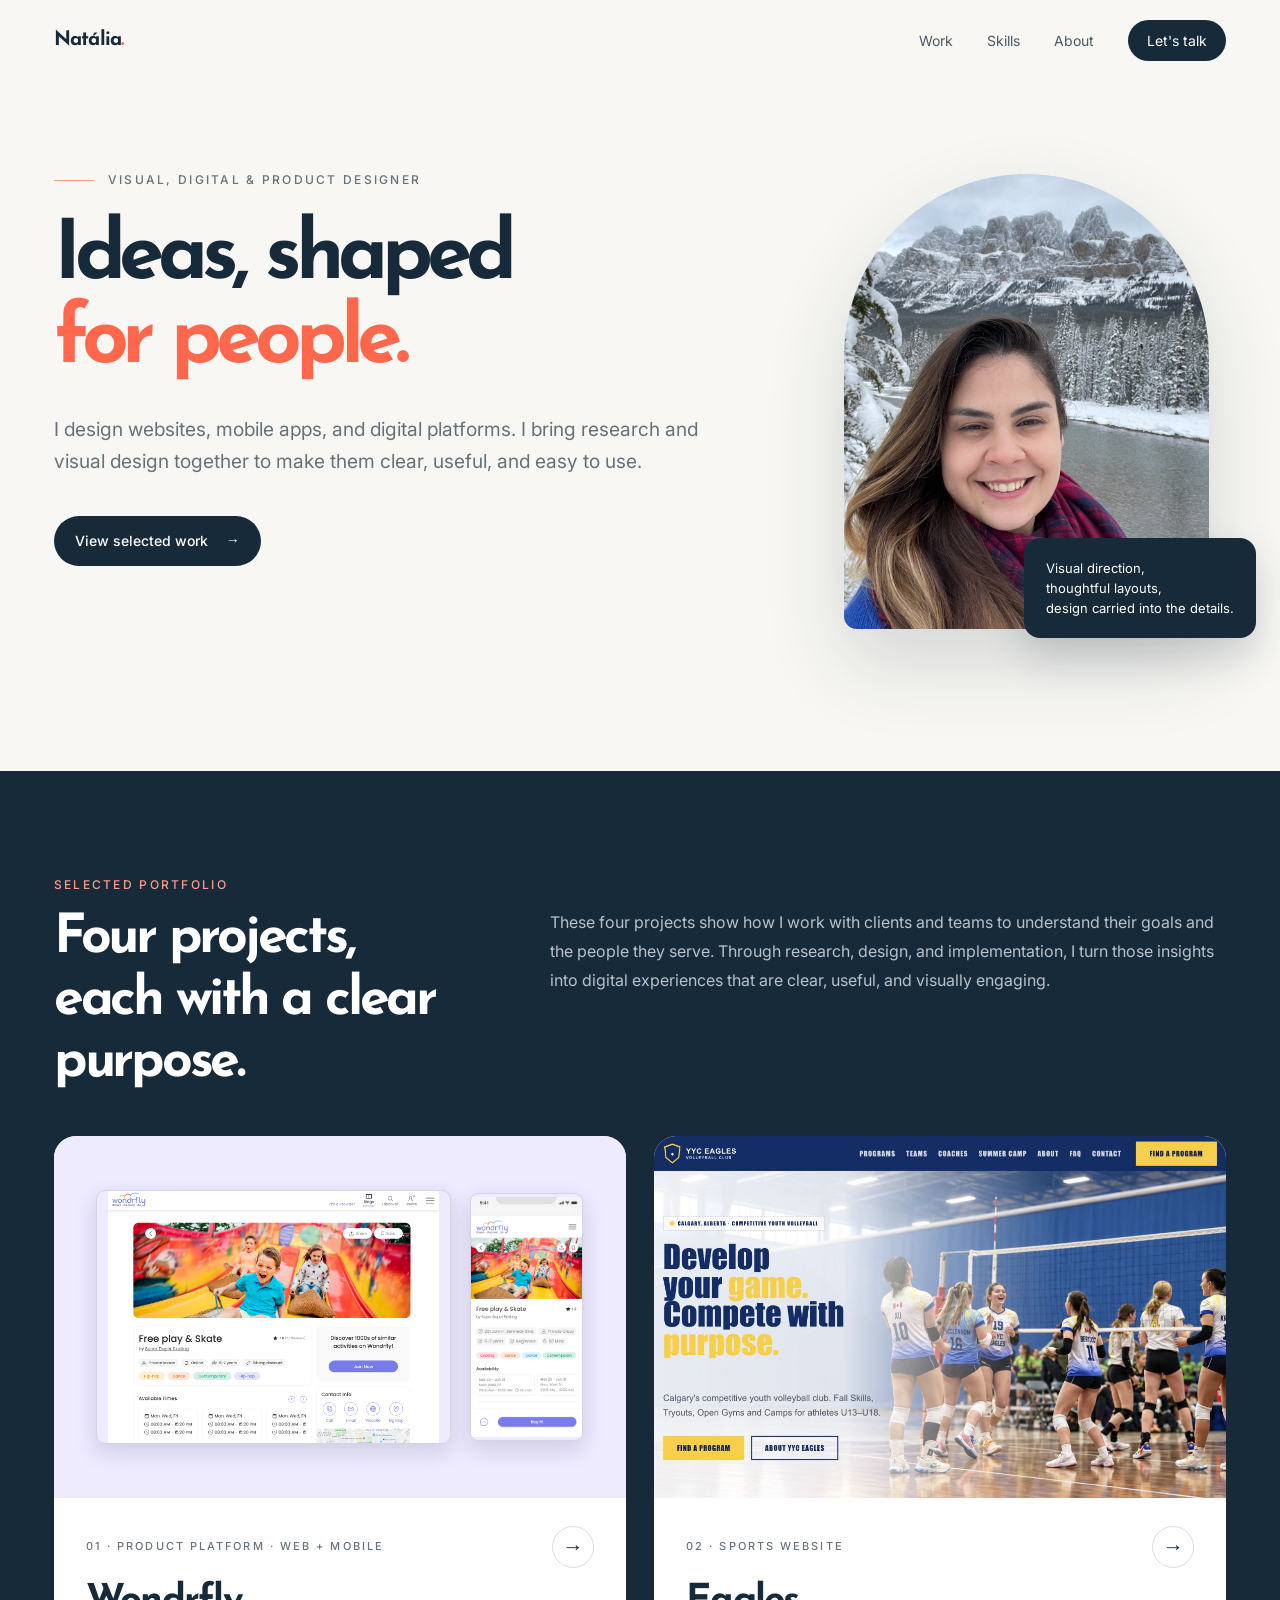
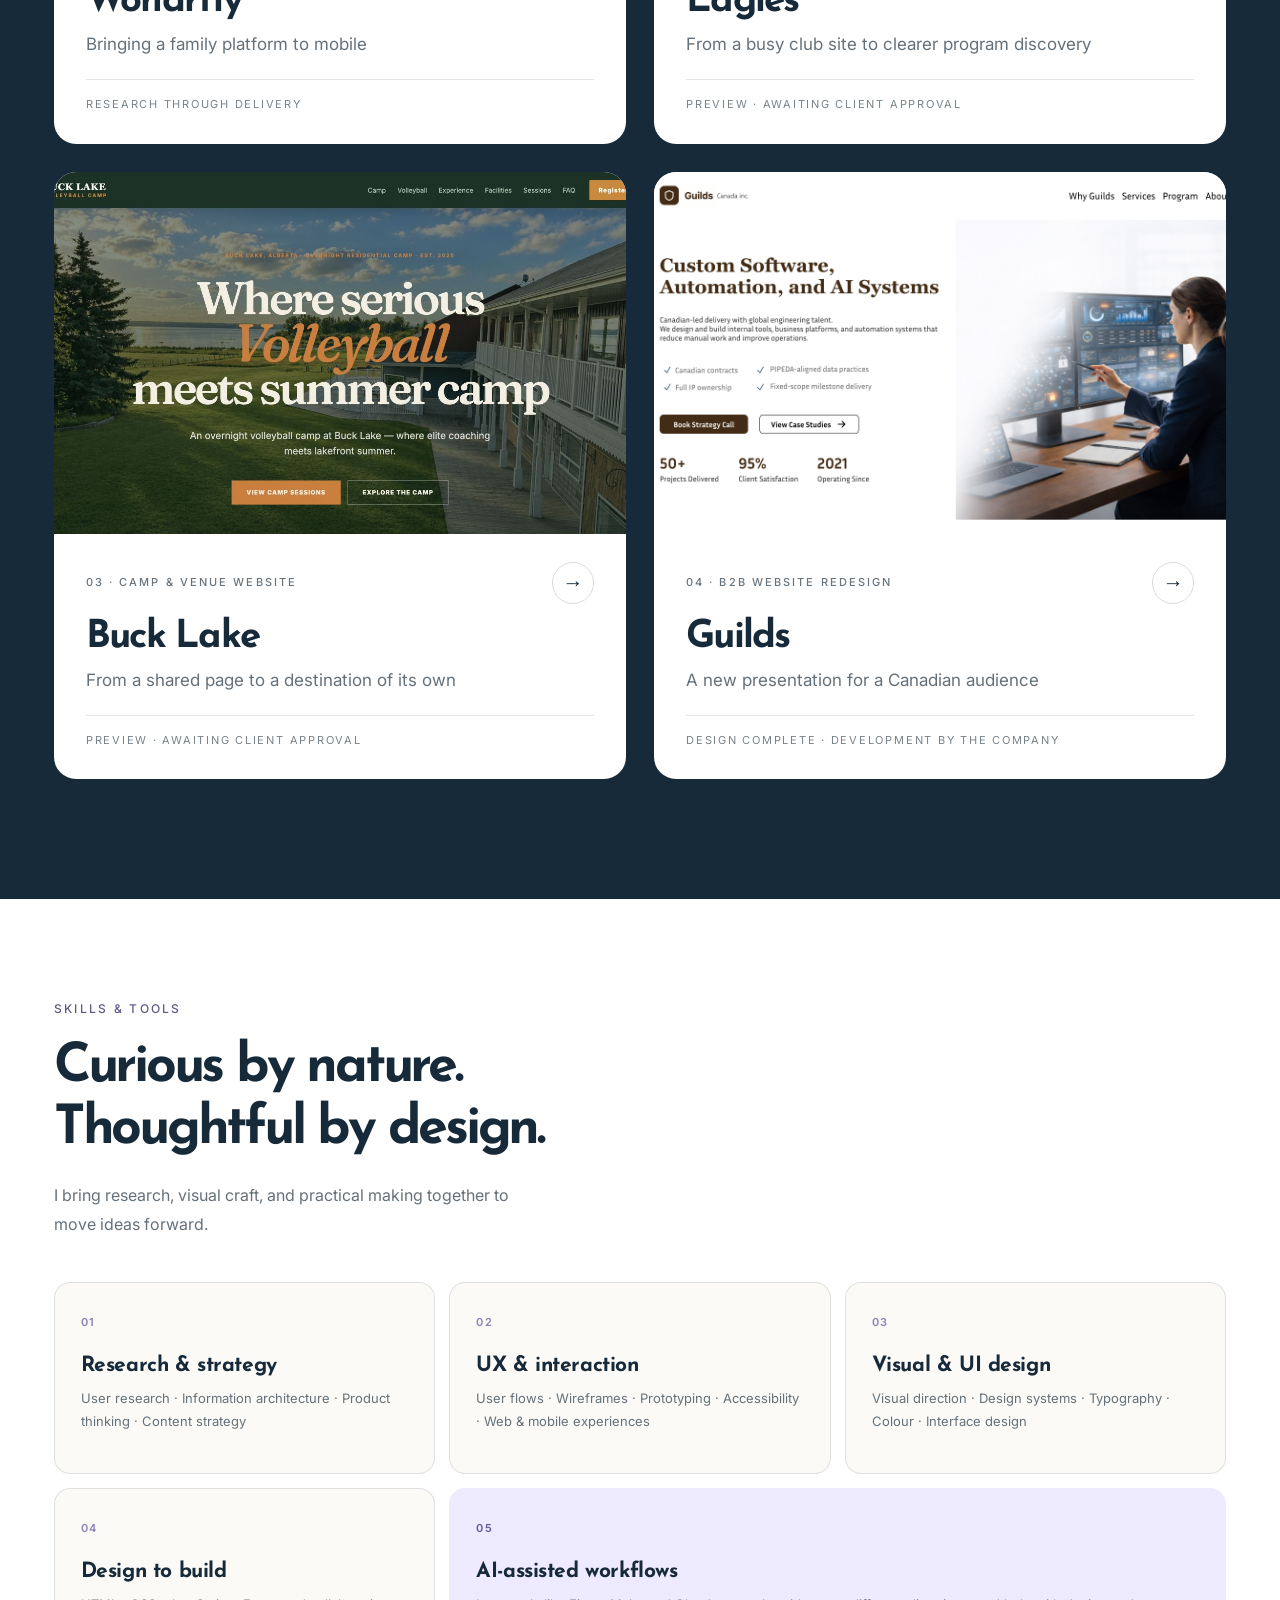
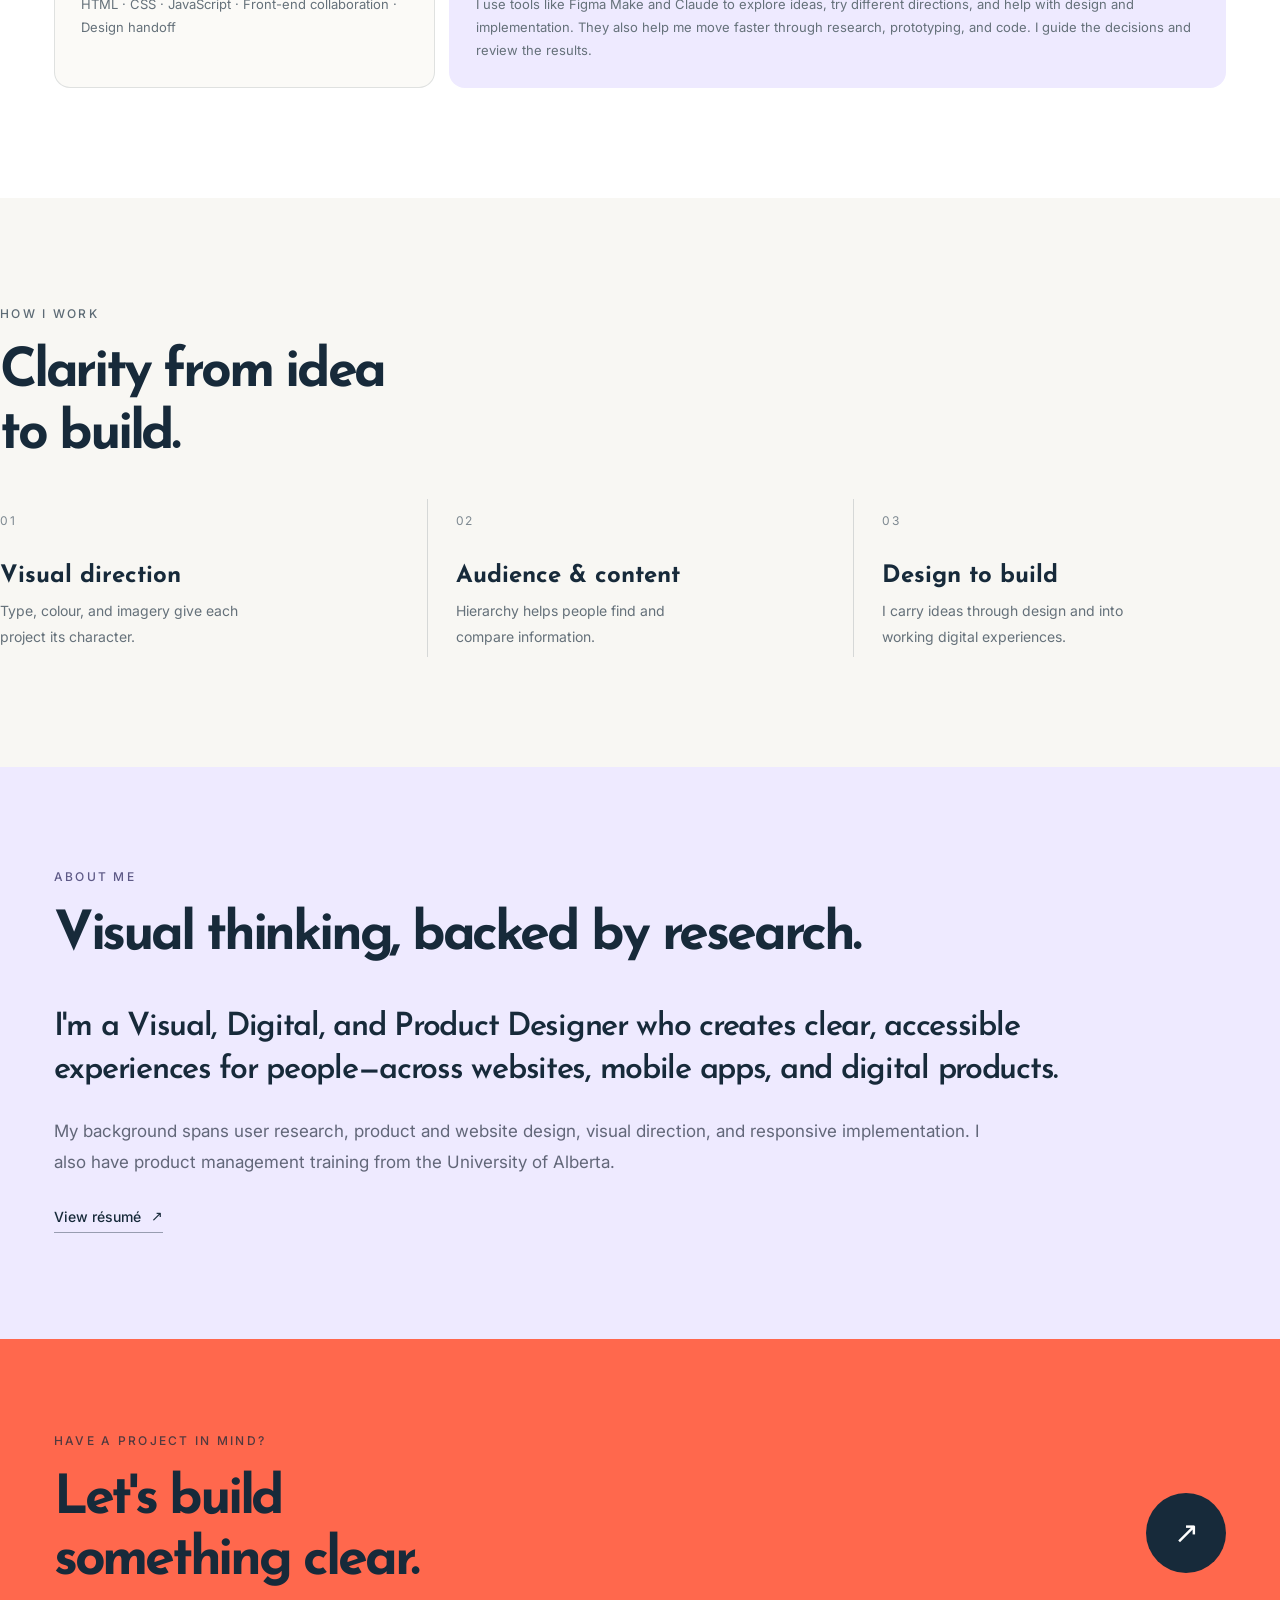
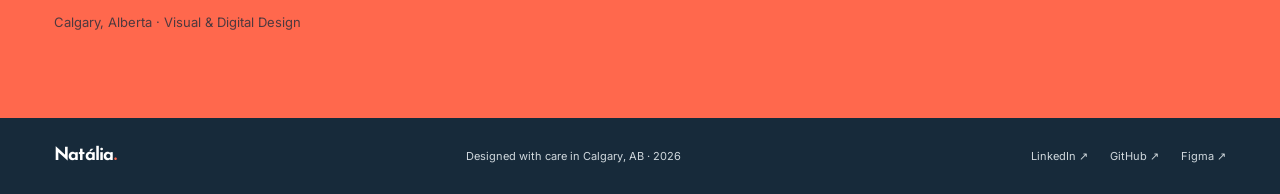
<file: index.html>
<!doctype html>
<html lang="en">
  <head>
    <meta charset="utf-8" />
    <meta name="viewport" content="width=device-width, initial-scale=1" />
    <meta name="theme-color" content="#f8f7f3" />
    <meta name="description" content="Natalia Alves is a visual, digital, and product designer creating clear, useful experiences for websites, mobile apps, and digital platforms." />
    <title>Natalia Alves — Visual, Digital &amp; Product Designer</title>
    <link rel="icon" href="./favicon.svg" type="image/svg+xml" />
    <link rel="stylesheet" href="./styles.css?v=guilds-prototype-31" />
    <script src="./script.js" defer></script>
  </head>
  <body>
    <a class="skip-link" href="#main">Skip to content</a>
    <header class="site-header">
      <a class="wordmark" href="#top" aria-label="Natália, home">Natália<span>.</span></a>
      <button class="menu-toggle" type="button" aria-expanded="false" aria-controls="site-nav" aria-label="Open navigation"><span></span><span></span></button>
      <nav id="site-nav" class="site-nav" aria-label="Main navigation">
        <a href="#work">Work</a>
        <a href="#skills">Skills</a>
        <a href="#about">About</a>
        <a class="nav-contact" href="mailto:nataliacdelgado@gmail.com">Let's talk</a>
      </nav>
    </header>

    <main id="main">
      <section class="hero" id="top">
        <div class="hero-copy">
          <p class="eyebrow"><span aria-hidden="true"></span> Visual, digital &amp; product designer</p>
          <h1>Ideas, shaped <em>for people.</em></h1>
          <p class="hero-intro">I design websites, mobile apps, and digital platforms. I bring research and visual design together to make them clear, useful, and easy to use.</p>
          <div class="hero-actions">
            <a class="button button-dark" href="#work">View selected work <span class="site-arrow" aria-hidden="true">→</span></a>
          </div>
        </div>
        <div class="hero-art" aria-label="Portrait of Natália in the Canadian Rockies">
          <div class="hero-portrait"><img src="./assets/portrait.png" alt="Natália smiling outdoors in the Canadian Rockies" /></div>
          <p class="hero-art-note">Visual direction,<br />thoughtful layouts,<br />design carried into the details.</p>
        </div>
      </section>

      <section class="work-section" id="work">
        <div class="work-inner">
          <div class="section-heading">
            <div><p class="eyebrow">Selected portfolio</p><h2>Four projects,<br />each with a clear purpose.</h2></div>
            <p>These four projects show how I work with clients and teams to understand their goals and the people they serve. Through research, design, and implementation, I turn those insights into digital experiences that are clear, useful, and visually engaging.</p>
          </div>
          <div class="project-list">
            <a class="portfolio-card portfolio-card-wondrfly" href="./project.html?id=wondrfly">
              <div class="portfolio-card-image wondrfly-pair" aria-label="Wondrfly desktop and mobile program detail screens">
                <img class="wondrfly-desktop" src="./assets/portfolio/wondrfly/program-detail-desktop.png" alt="Wondrfly desktop program detail page" />
                <img class="wondrfly-mobile" src="./assets/portfolio/wondrfly/program-detail-mobile.png" alt="Wondrfly mobile program detail page" />
              </div>
              <div class="portfolio-card-copy">
                <div class="portfolio-topline"><p class="eyebrow">01 · Product platform · Web + mobile</p><span class="card-arrow site-arrow" aria-hidden="true">→</span></div>
                <h3>Wondrfly</h3><p class="card-description">Bringing a family platform to mobile</p>
                <p class="project-status">Research through delivery</p>
              </div>
            </a>
            <a class="portfolio-card" href="./project.html?id=eagles">
              <div class="portfolio-card-image"><img src="./assets/portfolio/eagles/redesigned-homepage.jpg" alt="Redesigned Eagles Volleyball Club homepage" loading="lazy" /></div>
              <div class="portfolio-card-copy">
                <div class="portfolio-topline"><p class="eyebrow">02 · Sports website</p><span class="card-arrow site-arrow" aria-hidden="true">→</span></div>
                <h3>Eagles</h3><p class="card-description">From a busy club site to clearer program discovery</p>
                <p class="project-status">Preview · Awaiting client approval</p>
              </div>
            </a>
            <a class="portfolio-card" href="./project.html?id=buck-lake">
              <div class="portfolio-card-image"><img src="./assets/portfolio/buck-lake/redesigned-homepage.jpg" alt="Redesigned Buck Lake homepage" loading="lazy" /></div>
              <div class="portfolio-card-copy">
                <div class="portfolio-topline"><p class="eyebrow">03 · Camp &amp; venue website</p><span class="card-arrow site-arrow" aria-hidden="true">→</span></div>
                <h3>Buck Lake</h3><p class="card-description">From a shared page to a destination of its own</p>
                <p class="project-status">Preview · Awaiting client approval</p>
              </div>
            </a>
            <a class="portfolio-card" href="./project.html?id=guilds">
              <div class="portfolio-card-image"><img src="./assets/portfolio/guilds/redesigned-homepage.png" alt="Redesigned Guilds Canada homepage" loading="lazy" /></div>
              <div class="portfolio-card-copy">
                <div class="portfolio-topline"><p class="eyebrow">04 · B2B website redesign</p><span class="card-arrow site-arrow" aria-hidden="true">→</span></div>
                <h3>Guilds</h3><p class="card-description">A new presentation for a Canadian audience</p>
                <p class="project-status">Design complete · Development by the company</p>
              </div>
            </a>
          </div>
        </div>
      </section>

      <section class="skills-section" id="skills" aria-labelledby="skills-title">
        <div class="skills-inner">
          <div class="skills-heading"><p class="eyebrow">Skills &amp; tools</p><h2 id="skills-title">Curious by nature.<br />Thoughtful by design.</h2><p>I bring research, visual craft, and practical making together to move ideas forward.</p></div>
          <div class="skills-grid">
            <article class="skill-card"><span>01</span><h3>Research &amp; strategy</h3><p>User research · Information architecture · Product thinking · Content strategy</p></article>
            <article class="skill-card"><span>02</span><h3>UX &amp; interaction</h3><p>User flows · Wireframes · Prototyping · Accessibility · Web &amp; mobile experiences</p></article>
            <article class="skill-card"><span>03</span><h3>Visual &amp; UI design</h3><p>Visual direction · Design systems · Typography · Colour · Interface design</p></article>
            <article class="skill-card"><span>04</span><h3>Design to build</h3><p>HTML · CSS · JavaScript · Front-end collaboration · Design handoff</p></article>
            <article class="skill-card skill-card-ai"><span>05</span><h3>AI-assisted workflows</h3><p>I use tools like Figma Make and Claude to explore ideas, try different directions, and help with design and implementation. They also help me move faster through research, prototyping, and code. I guide the decisions and review the results.</p></article>
          </div>
        </div>
      </section>

      <section class="approach-section section-wrap">
        <div class="approach-title"><p class="eyebrow">How I work</p><h2>Clarity from idea<br />to build.</h2></div>
        <div class="approach-grid">
          <article><span>01</span><h3>Visual direction</h3><p>Type, colour, and imagery give each project its character.</p></article>
          <article><span>02</span><h3>Audience &amp; content</h3><p>Hierarchy helps people find and compare information.</p></article>
          <article><span>03</span><h3>Design to build</h3><p>I carry ideas through design and into working digital experiences.</p></article>
        </div>
      </section>

      <section class="about-section" id="about">
        <div class="about-inner"><p class="eyebrow">About me</p><h2>Visual thinking, backed by research.</h2><p class="about-lede">I'm a Visual, Digital, and Product Designer who creates clear, accessible experiences for people—across websites, mobile apps, and digital products.</p><p class="about-body">My background spans user research, product and website design, visual direction, and responsive implementation. I also have product management training from the University of Alberta.</p><a class="about-resume" href="./natalia_alves_resume.pdf" target="_blank" rel="noreferrer">View résumé <span class="site-arrow" aria-hidden="true">↗︎</span></a></div>
      </section>

      <section class="contact-section" id="contact">
        <div class="contact-inner"><div><p class="eyebrow">Have a project in mind?</p><h2>Let's build<br />something clear.</h2><p class="contact-location">Calgary, Alberta · Visual &amp; Digital Design</p></div><a class="contact-action" href="https://www.linkedin.com/in/natalia-delgado-alves/" target="_blank" rel="noopener noreferrer" aria-label="Connect with Natália on LinkedIn"><span class="site-arrow" aria-hidden="true">↗︎</span></a></div>
      </section>
    </main>
    <footer class="site-footer"><a class="wordmark" href="#top">Natália<span>.</span></a><span>Designed with care in Calgary, AB · <span id="year"></span></span><div class="social-links"><a href="https://www.linkedin.com/in/natalia-delgado-alves/" target="_blank" rel="noreferrer">LinkedIn <span class="site-arrow" aria-hidden="true">↗︎</span></a><a href="https://github.com/nataliacdelgado" target="_blank" rel="noreferrer">GitHub <span class="site-arrow" aria-hidden="true">↗︎</span></a><a href="https://www.figma.com/@nataliaalves2" target="_blank" rel="noreferrer">Figma <span class="site-arrow" aria-hidden="true">↗︎</span></a></div></footer>
  </body>
</html>
</file>
<file: styles.css>
@import url('https://fonts.googleapis.com/css2?family=Comfortaa:wght@400;500;600;700&family=Fraunces:wght@400;500;600;700&family=Inria+Sans:wght@400;700&family=Inter:wght@400;500;600;700&family=Josefin+Sans:wght@600;700&family=Poppins:wght@400;500;600;700&display=swap');

:root{--paper:#f8f7f3;--ink:#172a3a;--muted:#69747c;--line:rgba(23,42,58,.15);--coral:#ff684d;--lavender:#eeeaff;--white:#fff;--navy:#172a3a;--body:'Inter',Arial,sans-serif;--display:'Josefin Sans',Arial,sans-serif;--max:1440px;--gutter:clamp(22px,4.2vw,64px)}
*{box-sizing:border-box}html{scroll-behavior:smooth;scroll-padding-top:90px}body{margin:0;background:var(--paper);color:var(--ink);font-family:var(--body);font-size:16px;line-height:1.65;-webkit-font-smoothing:antialiased}img{display:block;max-width:100%}a{color:inherit;text-decoration:none}button{font:inherit}.sr-only{position:absolute;width:1px;height:1px;padding:0;margin:-1px;overflow:hidden;clip:rect(0,0,0,0);white-space:nowrap;border:0}.skip-link{position:fixed;top:10px;left:10px;z-index:100;padding:10px 14px;background:#fff;color:#111;transform:translateY(-150%)}.skip-link:focus{transform:translateY(0)}
.site-header{position:relative;z-index:10;max-width:var(--max);min-height:80px;margin:auto;padding:20px var(--gutter);display:flex;align-items:center;justify-content:space-between;color:var(--ink)}.wordmark{font-family:var(--display);font-size:20px;font-weight:700;letter-spacing:-.04em}.wordmark span{color:var(--coral)}.site-nav{display:flex;align-items:center;gap:34px;font-size:14px}.site-nav>a:not(.nav-contact){position:relative;color:#4c5962}.site-nav>a:not(.nav-contact):after{position:absolute;right:0;bottom:-5px;left:0;height:1px;background:var(--coral);content:"";transform:scaleX(0);transform-origin:left;transition:transform .2s}.site-nav>a:not(.nav-contact):hover:after{transform:scaleX(1)}.nav-contact{padding:9px 19px;border-radius:999px;background:var(--navy);color:white;transition:background .2s}.nav-contact:hover{background:var(--coral)}.menu-toggle{display:none}
.hero{position:relative;max-width:var(--max);min-height:650px;margin:auto;padding:40px var(--gutter) 100px;display:grid;grid-template-columns:1.18fr .82fr;align-items:center;gap:44px}.hero-copy{position:relative;z-index:2;max-width:830px}.eyebrow{margin:0;color:#66717a;font-size:12px;font-weight:500;letter-spacing:.19em;line-height:1.6;text-transform:uppercase}.hero .eyebrow{display:flex;align-items:center;gap:14px;margin-bottom:26px}.hero .eyebrow span{width:40px;height:1px;background:#ff9b88}.hero h1{max-width:830px;margin:0;font-family:var(--display);font-size:clamp(66px,8.8vw,138px);font-weight:700;line-height:.84;letter-spacing:-.075em}.hero h1 em{display:block;color:var(--coral);font-style:normal}.hero-intro{max-width:680px;margin:30px 0 38px;color:#657079;font-size:clamp(18px,2.05vw,24px);line-height:1.75}.hero-actions{display:flex;align-items:center;flex-wrap:wrap;gap:20px}.button{min-height:50px;padding:0 21px;display:inline-flex;align-items:center;justify-content:center;gap:18px;border:0;border-radius:100px;font-size:14px;font-weight:500;transition:background .2s,color .2s,transform .2s}.button:hover{transform:translateY(-2px)}.button-dark{background:var(--navy);color:white}.button-dark:hover{background:var(--coral)}.hero-art{position:relative;width:100%;max-width:430px;justify-self:end;aspect-ratio:4/4.6}.hero-portrait{position:absolute;top:5%;right:4%;width:85%;height:92%;overflow:hidden;border-radius:999px 999px 70px 70px;background:#e7e5df;box-shadow:0 32px 80px rgba(23,42,58,.16)}.hero-portrait img{width:100%;height:100%;object-fit:cover;object-position:50% 32%}.hero-art-note{position:absolute;right:-7%;bottom:1%;z-index:2;max-width:232px;margin:0;padding:20px 22px;border-radius:16px;background:var(--navy);color:#fff;font-size:13px;line-height:1.55;box-shadow:0 18px 40px rgba(23,42,58,.18)}
.work-section{padding:104px var(--gutter) 120px;background:var(--navy);color:#fff}.work-inner{max-width:1312px;margin:auto}.section-heading{display:flex;align-items:end;justify-content:space-between;gap:52px;margin-bottom:42px}.section-heading .eyebrow{color:#ff9c8d}.section-heading h2,.approach-title h2,.about-inner h2,.contact-inner h2{margin:19px 0 0;font-family:var(--display);font-size:clamp(42px,5.8vw,78px);font-weight:700;line-height:.98;letter-spacing:-.06em}.section-heading>p{max-width:430px;margin:0 0 6px;color:#b8c2ca;font-size:16px;line-height:1.8}.project-list{display:grid;grid-template-columns:repeat(2,minmax(0,1fr));gap:28px}.portfolio-card{display:block;min-width:0;overflow:hidden;border-radius:22px;background:#fff;color:var(--ink);transition:transform .24s,box-shadow .24s}.portfolio-card:hover{transform:translateY(-5px);box-shadow:0 20px 55px rgba(0,0,0,.2)}.portfolio-card-image{height:clamp(240px,31vw,430px);overflow:hidden;background:#eeeaff}.portfolio-card-image>img{width:100%;height:100%;object-fit:cover;transition:transform .5s cubic-bezier(.2,.65,.3,1)}.portfolio-card:hover .portfolio-card-image>img{transform:scale(1.025)}.portfolio-card-wondrfly .portfolio-card-image{display:flex;align-items:center;justify-content:center;gap:4%;padding:7%}.portfolio-card-image .wondrfly-desktop{width:72%;height:auto;max-height:90%;object-fit:contain;border:1px solid rgba(51,34,91,.12);border-radius:9px;box-shadow:0 8px 22px rgba(23,42,58,.15)}.portfolio-card-image .wondrfly-mobile{width:auto;height:88%;max-width:23%;object-fit:contain;border:1px solid rgba(51,34,91,.12);border-radius:8px;box-shadow:0 8px 22px rgba(23,42,58,.15)}.portfolio-card-copy{padding:28px 32px 30px}.portfolio-topline{display:flex;align-items:center;justify-content:space-between;gap:20px}.portfolio-topline .eyebrow{font-size:11px;color:#68747d}.card-arrow{width:42px;height:42px;flex:0 0 42px;display:grid;place-items:center;border:1px solid rgba(23,42,58,.16);border-radius:50%;font-size:21px;transition:background .2s,color .2s,transform .2s}.portfolio-card:hover .card-arrow{background:var(--navy);color:#fff;transform:translateX(2px)}.portfolio-card h3{margin:13px 0 0;font-family:var(--display);font-size:clamp(31px,4vw,46px);font-weight:700;letter-spacing:-.045em;line-height:1.1}.card-description{margin:8px 0 21px;color:#65717a;font-size:17px;line-height:1.6}.project-status{margin:0;padding-top:15px;border-top:1px solid rgba(23,42,58,.12);color:#78838b;font-size:11px;letter-spacing:.16em;text-transform:uppercase}
.approach-section{max-width:1312px;margin:0 auto;padding-top:106px;padding-bottom:110px}.approach-title{margin-bottom:34px}.approach-title .eyebrow,.about-inner .eyebrow,.contact-inner .eyebrow{color:#5d6b75}.approach-title h2{max-width:620px;font-size:clamp(43px,5.5vw,72px)}.approach-grid{display:grid;grid-template-columns:repeat(3,1fr)}.approach-grid article{padding:7px 28px 8px;border-left:1px solid var(--line)}.approach-grid article:first-child{padding-left:0;border:0}.approach-grid article>span{color:#7e8991;font-size:12px;letter-spacing:.14em}.approach-grid h3{margin:30px 0 8px;font-family:var(--display);font-size:24px;line-height:1.15}.approach-grid p{max-width:270px;margin:0;color:#65717a;font-size:14px;line-height:1.8}
.about-section{padding:100px var(--gutter) 106px;background:var(--lavender)}.about-inner{max-width:1312px;margin:auto}.about-inner .eyebrow{color:#5e5a87}.about-inner h2{margin-top:19px;font-size:clamp(43px,5.6vw,76px)}.about-lede{max-width:1050px;margin:39px 0 24px;font-family:var(--display);font-size:clamp(27px,4vw,44px);font-weight:600;line-height:1.3;letter-spacing:-.04em}.about-body{max-width:960px;margin:0;color:#626779;font-size:17px;line-height:1.8}.about-resume{display:inline-flex;align-items:center;gap:10px;margin-top:28px;padding-bottom:4px;border-bottom:1px solid rgba(23,42,58,.4);font-size:14px;font-weight:500}.about-resume:hover{color:var(--coral);border-color:var(--coral)}
.contact-section{padding:92px var(--gutter) 84px;background:var(--coral);color:var(--navy)}.contact-inner{max-width:1312px;margin:auto;display:flex;align-items:center;justify-content:space-between;gap:36px}.contact-inner .eyebrow{color:rgba(23,42,58,.75)}.contact-inner h2{margin-top:18px;font-size:clamp(58px,8vw,105px)}.contact-email{display:inline-block;margin-top:29px;padding-bottom:5px;border-bottom:1px solid rgba(23,42,58,.55);font-size:clamp(16px,2vw,22px);font-weight:500}.contact-location{margin:20px 0 0;color:rgba(23,42,58,.76);font-size:13px}.contact-action{width:80px;height:80px;flex:0 0 80px;display:grid;place-items:center;border-radius:50%;background:var(--navy);color:white;font-size:30px;transition:transform .2s,background .2s,color .2s}.contact-action:hover{transform:scale(1.06);background:#fff;color:var(--navy)}.site-footer{min-height:76px;padding:18px var(--gutter);display:flex;align-items:center;justify-content:space-between;gap:22px;background:var(--navy);color:#d1d9de;font-size:11px}.site-footer .wordmark{color:#fff;font-size:18px}.social-links{display:flex;gap:22px}.social-links a:hover{color:#ff9c8d}
/* Project details */
.project-page{background:var(--paper)}.project-hero{max-width:var(--max);margin:auto;padding:50px var(--gutter) 72px}.back-link{display:inline-flex;margin-bottom:42px;color:#65717a;font-size:13px}.back-link:hover{color:var(--coral)}.project-hero h1{max-width:1020px;margin:12px 0 0;font-family:var(--display);font-size:clamp(54px,8vw,108px);font-weight:700;line-height:.92;letter-spacing:-.07em}.project-hero .project-summary{max-width:720px;margin:24px 0 0;color:#64717b;font-size:18px;line-height:1.8}.project-facts{display:flex;flex-wrap:wrap;gap:30px;margin-top:36px;padding-top:20px;border-top:1px solid var(--line)}.project-fact{min-width:130px}.project-fact span{display:block;color:#7a858d;font-size:10px;font-weight:500;letter-spacing:.15em;text-transform:uppercase}.project-fact strong{display:block;margin-top:5px;font-size:13px;font-weight:500}.project-actions{display:flex;flex-wrap:wrap;gap:12px;margin-top:25px}.project-actions .button{font-size:13px}.button-outline{border:1px solid rgba(23,42,58,.3);color:var(--ink)}.button-outline:hover{background:var(--navy);color:white}.case-hero-image{max-width:1440px;height:min(58vw,670px);min-height:330px;margin:0 auto;overflow:hidden;background:#eeeaff}.case-hero-image img{width:100%;height:100%;object-fit:cover}.case-hero-image img.focus-top{object-position:center 22%}.case-hero-image img.focus-middle{object-position:center 48%}.case-hero-image img.focus-left{object-position:left center}.case-body{max-width:1312px;margin:auto;padding:92px var(--gutter) 112px}.case-intro{display:grid;grid-template-columns:.8fr 1.2fr;gap:60px;margin-bottom:76px}.case-intro h2,.case-section h2{margin:0;font-family:var(--display);font-size:clamp(38px,4.6vw,62px);font-weight:700;line-height:1;letter-spacing:-.055em}.case-intro p{max-width:650px;margin:0;color:#5f6d77;font-size:15px;line-height:1.9}.case-intro p+p{margin-top:15px}.case-section{padding-top:56px;margin-top:56px;border-top:1px solid var(--line)}.case-section-heading{display:flex;align-items:end;justify-content:space-between;gap:30px;margin-bottom:30px}.case-section-heading .eyebrow{margin-bottom:11px;color:#6d7780}.case-section-heading>p{max-width:460px;margin:0;color:#64717a;font-size:13px;line-height:1.8}.case-copy-grid{display:grid;grid-template-columns:repeat(3,1fr);gap:20px}.case-copy-card{padding:24px;border-radius:12px;background:#fff}.case-copy-card .step{color:var(--coral);font-size:11px;font-weight:600;letter-spacing:.14em}.case-copy-card h3{margin:14px 0 9px;font-family:var(--display);font-size:25px;font-weight:700}.case-copy-card p{margin:0;color:#66737c;font-size:13px;line-height:1.8}.case-gallery{display:grid;grid-template-columns:1fr 1fr;align-items:start;gap:24px}.case-gallery figure{margin:0}.case-gallery img{width:100%;height:auto;max-height:600px;object-fit:cover;object-position:top;border-radius:14px;background:#eeeaff}.case-gallery figure.mobile-figure{max-width:340px;justify-self:center}.case-gallery figcaption{margin-top:12px;color:#77828a;font-size:11px;line-height:1.6}.case-gallery figcaption strong{display:block;margin-bottom:3px;color:var(--ink);font-size:12px;font-weight:600}.case-gallery.is-before-after img{max-height:470px;object-fit:cover;object-position:top}.case-status{display:inline-flex;align-items:center;gap:8px;padding:7px 11px;border:1px solid var(--line);border-radius:100px;color:#5f6d77;font-size:11px}.case-status:before{width:6px;height:6px;border-radius:50%;background:#75a779;content:""}.project-context-note{margin-top:18px!important;padding:13px 15px;border-left:2px solid var(--coral);background:var(--lavender);color:#65717a!important;font-size:12px!important}.next-project{max-width:1312px;margin:0 auto;padding:28px var(--gutter) 90px;border-top:1px solid var(--line);display:flex;align-items:center;justify-content:space-between;gap:20px}.next-project>span{color:#77828a;font-size:11px;letter-spacing:.12em;text-transform:uppercase}.next-project>a{font-family:var(--display);font-size:clamp(28px,4vw,46px);font-weight:700}.next-project>a:hover{color:var(--coral)}.project-not-found{text-align:center;padding:140px 24px}.project-not-found h1{font:700 48px var(--display)}
@media(max-width:1050px){.hero{grid-template-columns:1fr;min-height:620px;padding-top:65px}.hero-art{display:none}.hero-copy{max-width:780px}.section-heading{align-items:start;flex-direction:column;gap:20px}.section-heading>p{max-width:620px}.approach-section{padding-right:var(--gutter);padding-left:var(--gutter)}}
@media(max-width:720px){.site-header{min-height:72px}.menu-toggle{display:flex;width:40px;height:40px;flex-direction:column;justify-content:center;align-items:center;gap:5px;border:1px solid var(--line);border-radius:50%;background:transparent}.menu-toggle>span{width:14px;height:1px;background:var(--ink)}.site-nav{display:none;position:absolute;top:71px;left:0;right:0;padding:20px var(--gutter) 24px;align-items:flex-start;flex-direction:column;gap:17px;background:var(--paper);border-bottom:1px solid var(--line)}.site-nav.is-open{display:flex}.hero{min-height:590px;padding-top:46px;padding-bottom:76px}.hero .eyebrow{margin-bottom:22px;font-size:10px}.hero h1{font-size:clamp(54px,14vw,90px)}.hero-intro{margin:24px 0 29px;font-size:17px;line-height:1.7}.hero-actions{align-items:flex-start;flex-direction:column;gap:15px}.availability{font-size:12px}.work-section{padding:76px var(--gutter) 82px}.section-heading{margin-bottom:28px}.section-heading h2{font-size:clamp(42px,11vw,60px)}.section-heading>p{font-size:14px}.project-list{grid-template-columns:1fr;gap:22px}.portfolio-card{border-radius:17px}.portfolio-card-image{height:clamp(245px,68vw,420px)}.portfolio-card-copy{padding:23px 22px 25px}.portfolio-card h3{font-size:36px}.card-description{font-size:15px}.project-status{font-size:10px}.approach-section{padding-top:76px;padding-bottom:82px}.approach-title h2{font-size:clamp(44px,11vw,61px)}.approach-grid{grid-template-columns:1fr}.approach-grid article,.approach-grid article:first-child{padding:22px 0;border:0;border-top:1px solid var(--line)}.approach-grid h3{margin:15px 0 6px;font-size:22px}.approach-grid p{max-width:100%;font-size:13px}.about-section{padding-top:76px;padding-bottom:78px}.about-inner h2{font-size:clamp(42px,11vw,64px)}.about-lede{margin-top:28px;font-size:27px}.about-body{font-size:15px}.contact-section{padding-top:74px;padding-bottom:72px}.contact-inner{align-items:flex-start}.contact-inner h2{font-size:clamp(54px,13vw,78px)}.contact-action{width:58px;height:58px;flex-basis:58px;font-size:23px}.contact-email{font-size:15px}.site-footer{align-items:flex-start;flex-wrap:wrap}.site-footer>span{order:3;width:100%}.social-links{flex-wrap:wrap;gap:15px}.project-hero{padding-top:32px;padding-bottom:52px}.back-link{margin-bottom:32px}.project-hero h1{font-size:clamp(48px,13vw,76px)}.project-hero .project-summary{font-size:15px}.project-facts{gap:18px}.case-hero-image{height:74vw;min-height:250px}.case-body{padding-top:68px;padding-bottom:76px}.case-intro{grid-template-columns:1fr;gap:20px;margin-bottom:54px}.case-intro h2,.case-section h2{font-size:42px}.case-section{padding-top:42px;margin-top:42px}.case-section-heading{align-items:start;flex-direction:column;gap:13px}.case-copy-grid{grid-template-columns:1fr;gap:11px}.case-copy-card{padding:19px}.case-gallery{grid-template-columns:1fr;gap:24px}.case-gallery figure.mobile-figure{max-width:290px}.case-gallery.is-before-after img{max-height:none}.next-project{padding-bottom:67px}}
@media(prefers-reduced-motion:reduce){html{scroll-behavior:auto}*,*::before,*::after{transition-duration:.01ms!important;animation-duration:.01ms!important;animation-iteration-count:1!important}}

/* Match the Make layout breakpoints: one-column content until desktop, with larger preview cards. */
.hero{min-height:690px}.hero h1{font-size:clamp(67px,9vw,138px)}.hero-intro{font-size:18px}.project-list{grid-template-columns:1fr}.portfolio-card-image{height:auto;aspect-ratio:1.58}
@media(min-width:640px){.hero-intro{font-size:20px}}
@media(min-width:1200px){.hero-intro{font-size:24px}}
@media(min-width:1024px){.hero{grid-template-columns:1.18fr .82fr}.hero-art{display:block}.project-list{grid-template-columns:repeat(2,minmax(0,1fr))}}
@media(max-width:1023px){.hero{grid-template-columns:1fr}.hero-art{display:none}.project-list{grid-template-columns:1fr}}
@media(max-width:720px){.hero h1{font-size:67px}.portfolio-card-image{height:auto;aspect-ratio:1.58}}

/* Wondrfly case study structure follows the Figma Make project page. */
.wondrfly-case{background:var(--paper)}.wondrfly-case .site-header{background:var(--lavender)}.wondrfly-hero{background:var(--lavender);padding:34px 0 78px}.case-wrap{max-width:1312px;margin:0 auto;padding-right:var(--gutter);padding-left:var(--gutter)}.wondrfly-hero .back-link{margin-bottom:42px}.wondrfly-hero .eyebrow{color:#575485}.wondrfly-hero h1{margin:22px 0 0;color:#30265a;font-family:var(--display);font-size:clamp(56px,8vw,100px);font-weight:700;line-height:.94;letter-spacing:-.07em}.wondrfly-subtitle{margin:18px 0 0;color:#625b87;font-family:var(--display);font-size:clamp(25px,4vw,42px);font-weight:600;line-height:1.25;letter-spacing:-.035em}.wondrfly-opening{position:relative;isolation:isolate;padding-top:64px;padding-bottom:58px}.wondrfly-opening:before{position:absolute;z-index:-1;top:0;bottom:0;left:50%;width:100vw;background:#fff;content:"";transform:translateX(-50%)}.wondrfly-opening>p{max-width:1050px;margin:0 0 42px;font-family:var(--display);font-size:clamp(22px,3vw,34px);font-weight:600;line-height:1.5;letter-spacing:-.025em}.wondrfly-facts{display:grid;grid-template-columns:1.2fr .65fr 1.15fr;gap:30px;margin:0;padding-top:24px;border-top:1px solid rgba(23,42,58,.14)}.wondrfly-facts div{min-width:0}.wondrfly-facts dt{margin-bottom:9px;color:#737d86;font-size:10px;font-weight:600;letter-spacing:.15em;text-transform:uppercase}.wondrfly-facts dd{margin:0;color:#4f5c65;font-size:13px;line-height:1.8}.wondrfly-content{padding-top:16px;padding-bottom:80px}.wondrfly-brief{display:grid;grid-template-columns:.75fr 1.25fr;gap:54px;padding:60px 0 15px}.wondrfly-brief .eyebrow{margin-bottom:16px}.wondrfly-brief h2,.wondrfly-content .case-section h2{font-size:clamp(38px,4.4vw,60px)}.wondrfly-brief p{margin:0;color:#5f6c75;font-size:15px;line-height:1.9}.wondrfly-brief p+p{margin-top:15px}.wondrfly-content .case-section{padding-top:52px;margin-top:52px}.wondrfly-content .case-section-heading{align-items:end}.wondrfly-content .case-section-heading h2{max-width:690px}.wondrfly-content .case-copy-grid{gap:18px}.wondrfly-content .case-copy-card{border:1px solid rgba(23,42,58,.07);border-radius:13px;box-shadow:0 5px 18px rgba(23,42,58,.035)}.wondrfly-content .case-copy-card strong{color:#354654;font-weight:600}.wondrfly-program .case-gallery{align-items:stretch;margin:28px 0}.wondrfly-program .case-gallery figure{padding:18px;border-radius:16px;background:var(--lavender)}.wondrfly-program .case-gallery img{height:auto;max-height:620px;object-fit:contain;border-radius:8px}.wondrfly-program .case-gallery figcaption{color:#5f5b83}.wondrfly-tags{display:flex;flex-wrap:wrap;gap:9px;margin:26px 0 22px}.wondrfly-tags span{padding:9px 13px;border:1px solid rgba(23,42,58,.16);border-radius:999px;color:#55636c;font-size:12px}.wondrfly-marketing .project-actions{margin:24px 0}.wondrfly-marketing .project-context-note{max-width:780px}.wondrfly-outcome{padding-bottom:8px}.outcome-list{display:grid;grid-template-columns:repeat(2,1fr);gap:0 30px;margin:20px 0 0;padding:0;list-style:none;counter-reset:outcome}.outcome-list li{counter-increment:outcome;display:flex;gap:15px;padding:20px 0;border-top:1px solid var(--line);color:#4e5c66;font-size:14px;line-height:1.7}.outcome-list li:before{content:"0" counter(outcome);flex:0 0 auto;color:var(--coral);font-size:11px;font-weight:600;letter-spacing:.1em}.wondrfly-identity{display:grid;grid-template-columns:1fr 1fr;gap:28px;margin-top:48px;padding:28px;border-radius:14px;background:var(--lavender)}.wondrfly-identity>div>p:not(.eyebrow){color:#59646e;font-size:13px;line-height:1.65}.wondrfly-identity strong{color:var(--ink)}.swatches{display:flex;gap:10px;margin-top:14px}.swatches span{width:72px;height:62px;padding:40px 5px 5px;border-radius:7px;background:#5554e0;color:#fff;font-size:9px;white-space:nowrap}.swatches span:nth-child(2){background:#e5e6fb;color:#252535}.swatches span:nth-child(3){border:1px solid var(--line);background:#fff;color:#252535}.swatches span:nth-child(4){background:#252525}
@media(max-width:720px){.wondrfly-hero{padding-top:22px;padding-bottom:52px}.wondrfly-hero .back-link{margin-bottom:31px}.wondrfly-hero h1{font-size:58px}.wondrfly-subtitle{font-size:27px}.wondrfly-opening{padding-top:42px;padding-bottom:39px}.wondrfly-opening>p{margin-bottom:30px;font-size:23px}.wondrfly-facts{grid-template-columns:1fr;gap:20px}.wondrfly-content{padding-top:0;padding-bottom:45px}.wondrfly-brief{grid-template-columns:1fr;gap:18px;padding-top:48px}.wondrfly-brief h2,.wondrfly-content .case-section h2{font-size:42px}.wondrfly-content .case-section{padding-top:40px;margin-top:40px}.wondrfly-content .case-copy-grid{grid-template-columns:1fr}.wondrfly-program .case-gallery{grid-template-columns:1fr}.wondrfly-program .case-gallery img{max-height:unset}.wondrfly-marketing .project-actions{align-items:flex-start;flex-direction:column}.outcome-list{grid-template-columns:1fr}.wondrfly-identity{grid-template-columns:1fr;padding:21px}.swatches span{width:clamp(50px,18vw,72px)}}
.wondrfly-hero{padding-top:56px;padding-bottom:85px}.wondrfly-hero h1{margin-top:26px}.wondrfly-subtitle{margin-top:22px}
@media(max-width:720px){.wondrfly-hero{padding-top:22px;padding-bottom:52px}.wondrfly-hero h1{margin-top:22px}.wondrfly-subtitle{margin-top:18px}}

/* Wondrfly page: mirror the Figma section rhythm, product palette and type. */
.wondrfly-case{font-family:'Poppins',Arial,sans-serif;background:#f5f4ef}.wondrfly-case .wordmark,.wondrfly-case h1,.wondrfly-case h2,.wondrfly-case h3,.wondrfly-case .wondrfly-subtitle,.wondrfly-case .next-project>a{font-family:'Comfortaa',Arial,sans-serif;letter-spacing:-.045em}.wondrfly-case .site-header{background:#e5e1f5}.wondrfly-case .wondrfly-hero{background:#e5e1f5;padding-top:56px;padding-bottom:86px}.wondrfly-case .wondrfly-hero h1{font-size:clamp(58px,7.4vw,92px);color:#241a4e;letter-spacing:-.065em}.wondrfly-case .wondrfly-subtitle{font-size:clamp(24px,3.2vw,36px);font-weight:600;letter-spacing:-.035em}.wondrfly-case .wondrfly-opening:before{background:#f5f4ef}.wondrfly-case .wondrfly-opening>p{max-width:570px;margin-bottom:0;font-size:clamp(20px,2.35vw,27px);line-height:1.5}.wondrfly-case .wondrfly-opening{display:grid;grid-template-columns:1.2fr .8fr;column-gap:60px;row-gap:24px;align-items:start;padding-top:75px;padding-bottom:70px}.wondrfly-case .wondrfly-facts{grid-column:2;grid-row:1 / span 2;grid-template-columns:1fr 1fr;gap:18px 28px;padding:25px 0 0;border:0}.wondrfly-case .wondrfly-facts div:first-child{grid-column:1}.wondrfly-case .wondrfly-facts div:nth-child(2){grid-column:2}.wondrfly-case .wondrfly-facts div:nth-child(3){grid-column:1 / -1}.wondrfly-case .wondrfly-facts dt,.wondrfly-case .eyebrow{color:#b4677c}.wondrfly-case .wondrfly-facts dd{font-size:12px}.wondrfly-case .wondrfly-content{padding-top:0;padding-bottom:0}.wondrfly-case .wondrfly-brief,.wondrfly-case .wondrfly-brief+.case-section,.wondrfly-case .wondrfly-contribution,.wondrfly-case .wondrfly-outcome{position:relative;z-index:0;isolation:isolate}.wondrfly-case .wondrfly-brief:before,.wondrfly-case .wondrfly-brief+.case-section:before,.wondrfly-case .wondrfly-contribution:before,.wondrfly-case .wondrfly-outcome:before{position:absolute;z-index:-1;top:0;bottom:0;left:50%;width:100vw;content:"";transform:translateX(-50%)}.wondrfly-case .wondrfly-brief:before,.wondrfly-case .wondrfly-brief+.case-section:before,.wondrfly-case .wondrfly-outcome:before{background:#eeeaff}.wondrfly-case .wondrfly-brief{padding:75px 0 35px}.wondrfly-case .wondrfly-brief+.case-section{padding:28px 0 82px;margin:0;border:0}.wondrfly-case .wondrfly-brief h2,.wondrfly-case .case-section h2{font-size:clamp(34px,4vw,51px);line-height:1.16}.wondrfly-case .wondrfly-brief p{font-size:14px;line-height:1.85}.wondrfly-case .wondrfly-brief+.case-section .case-copy-card{background:rgba(255,255,255,.63);border:1px solid rgba(45,31,82,.06);border-radius:14px;box-shadow:0 5px 20px rgba(45,31,82,.035)}.wondrfly-case .wondrfly-contribution{padding:78px 0 88px!important;margin:0!important;border:0!important;color:#fff}.wondrfly-case .wondrfly-contribution:before{background:#142d38}.wondrfly-case .wondrfly-contribution .eyebrow,.wondrfly-case .wondrfly-contribution .case-copy-card .step{color:#ff958b}.wondrfly-case .wondrfly-contribution .case-section-heading{margin-bottom:46px}.wondrfly-case .wondrfly-contribution .case-section-heading>p{max-width:570px;color:#b9c4c9;font-size:14px;line-height:1.85}.wondrfly-case .wondrfly-visit{display:flex;align-items:center;gap:12px;width:max-content;margin-top:25px;color:#fff;font-size:12px}.wondrfly-case .wondrfly-contribution .case-copy-grid{gap:0}.wondrfly-case .wondrfly-contribution .case-copy-card{padding:25px 30px 10px 0;border:0;border-top:1px solid rgba(255,255,255,.12);border-radius:0;background:transparent;box-shadow:none}.wondrfly-case .wondrfly-contribution .case-copy-card+.case-copy-card{padding-left:30px;border-left:1px solid rgba(255,255,255,.12)}.wondrfly-case .wondrfly-contribution .case-copy-card h3{color:#fff;font-size:19px;line-height:1.4}.wondrfly-case .wondrfly-contribution .case-copy-card p{color:#9eabb2;font-size:12px}.wondrfly-case .wondrfly-content>.case-section:not(.wondrfly-contribution):not(.wondrfly-marketing):not(.wondrfly-outcome):not(.wondrfly-foundations){padding-top:80px;padding-bottom:70px;margin:0;border:0}.wondrfly-case .wondrfly-program .case-section-heading{display:block;margin-bottom:34px}.wondrfly-case .wondrfly-program .case-section-heading .eyebrow{margin-bottom:10px}.wondrfly-case .wondrfly-program .case-gallery{grid-template-columns:.7fr 2.3fr;gap:18px;margin:28px 0 35px}.wondrfly-case .wondrfly-program .case-gallery figure{padding:12px;background:#fff;border-radius:12px}.wondrfly-case .wondrfly-program .case-gallery img{max-height:440px;object-fit:contain}.wondrfly-case .wondrfly-program .case-gallery figcaption{font-size:9px}.wondrfly-case .wondrfly-program .case-copy-grid{gap:0;border-top:1px solid var(--line)}.wondrfly-case .wondrfly-program .case-copy-card{padding:22px 24px 5px 0;border:0;border-radius:0;background:transparent;box-shadow:none}.wondrfly-case .wondrfly-program .case-copy-card+.case-copy-card{padding-left:24px;border-left:1px solid var(--line)}.wondrfly-case .wondrfly-program .case-copy-card h3,.wondrfly-case .wondrfly-foundations .case-copy-card h3{font-size:17px;line-height:1.45}.wondrfly-case .wondrfly-program .case-copy-card p{font-size:12px}.wondrfly-case .wondrfly-marketing{position:relative;z-index:0;isolation:isolate;padding:76px 0 80px!important;margin:0!important;border:0!important}.wondrfly-case .wondrfly-marketing:before{position:absolute;z-index:-1;top:0;bottom:0;left:50%;width:100vw;background:#fff;content:"";transform:translateX(-50%)}.wondrfly-case .wondrfly-marketing .case-section-heading{align-items:start}.wondrfly-case .wondrfly-marketing .case-section-heading h2{max-width:440px}.wondrfly-case .wondrfly-marketing .case-section-heading>p{max-width:600px;font-size:14px}.wondrfly-case .wondrfly-tags{justify-content:flex-end;max-width:600px;margin:0 0 20px auto;padding:15px 0;border-top:1px solid var(--line);border-bottom:1px solid var(--line)}.wondrfly-case .wondrfly-tags span{padding:0;border:0;font-size:11px}.wondrfly-case .wondrfly-marketing .project-actions{margin:20px 0 12px}.wondrfly-case .wondrfly-marketing .project-context-note{max-width:650px;margin-left:auto!important;padding:0;border:0;background:none;font-size:11px!important}.wondrfly-case .wondrfly-outcome{display:grid;grid-template-columns:.8fr 1.2fr;align-items:center;gap:45px;padding:70px 0 75px!important;margin:0!important;border:0!important}.wondrfly-case .wondrfly-outcome .case-section-heading{display:block;margin:0}.wondrfly-case .wondrfly-outcome .case-section-heading>p{margin-top:20px;font-size:13px}.wondrfly-case .outcome-list{grid-template-columns:1fr;margin:0}.wondrfly-case .outcome-list li{padding:17px 0;border-top:1px solid rgba(50,39,88,.12);font-family:'Comfortaa',Arial,sans-serif;font-size:14px;font-weight:600}.wondrfly-case .wondrfly-foundations{padding:78px 0 80px;margin:0;border:0}.wondrfly-case .wondrfly-foundations>.eyebrow{margin-bottom:34px}.wondrfly-case .wondrfly-foundations .case-copy-grid{gap:0}.wondrfly-case .wondrfly-foundations .case-copy-card{padding:12px 28px 10px 0;border:0;border-radius:0;background:transparent;box-shadow:none}.wondrfly-case .wondrfly-foundations .case-copy-card+.case-copy-card{padding-left:28px;border-left:1px solid var(--line)}.wondrfly-case .wondrfly-foundations .case-copy-card p{font-size:12px}.wondrfly-case .wondrfly-identity{grid-template-columns:.9fr 1.15fr 1.15fr;gap:0;margin-top:38px;padding:24px 0;border-radius:16px;background:#eeeaff}.wondrfly-case .wondrfly-identity>div{padding:0 25px;border-left:1px solid rgba(45,31,82,.1)}.wondrfly-case .wondrfly-identity>div:first-child{border-left:0}.wondrfly-case .wondrfly-identity h3{margin:12px 0 7px;font-size:16px}.wondrfly-case .wondrfly-identity .type-sample{margin:9px 0 0;font-family:'Comfortaa',sans-serif;font-size:20px;color:#2d2555}.wondrfly-case .wondrfly-identity hr{margin:13px 0;border:0;border-top:1px solid rgba(45,31,82,.12)}.wondrfly-case .wondrfly-identity .swatches{display:grid;grid-template-columns:1fr 1fr;gap:10px}.wondrfly-case .wondrfly-identity .swatches span{width:auto;height:48px;padding:50px 0 0;background:transparent!important;color:#555;font-size:9px}.wondrfly-case .wondrfly-identity .swatches span:before{position:absolute;inset:0 0 7px;border-radius:7px;background:#5554e0;content:""}.wondrfly-case .wondrfly-identity .swatches span{position:relative}.wondrfly-case .wondrfly-identity .swatches span:nth-child(2):before{background:#e5e6fb}.wondrfly-case .wondrfly-identity .swatches span:nth-child(3):before{background:#fff}.wondrfly-case .wondrfly-identity .swatches span:nth-child(4):before{background:#252525}.wondrfly-case .next-project{position:relative;z-index:0;isolation:isolate;max-width:none;padding:64px max(var(--gutter),calc((100vw - 1312px)/2 + var(--gutter))) 72px;border:0}.wondrfly-case .next-project:before{position:absolute;z-index:-1;inset:0;background:#ffd018;content:""}.wondrfly-case .next-project>span{position:absolute;top:27px;color:#6d5423}.wondrfly-case .next-project>a{font-size:clamp(40px,6vw,72px);color:#153c75}
@media(max-width:720px){.wondrfly-case .wondrfly-opening{grid-template-columns:1fr;padding-top:43px;padding-bottom:46px;gap:25px}.wondrfly-case .wondrfly-opening>p{max-width:none}.wondrfly-case .wondrfly-facts{grid-column:1;grid-row:auto;grid-template-columns:1fr 1fr;gap:15px;padding:18px 0 0;border-top:1px solid var(--line)}.wondrfly-case .wondrfly-facts div:nth-child(3){grid-column:1/-1}.wondrfly-case .wondrfly-brief{padding:50px 0 25px}.wondrfly-case .wondrfly-brief+.case-section{padding:22px 0 48px}.wondrfly-case .wondrfly-contribution .case-copy-grid,.wondrfly-case .wondrfly-program .case-copy-grid,.wondrfly-case .wondrfly-foundations .case-copy-grid{grid-template-columns:1fr}.wondrfly-case .wondrfly-contribution .case-copy-card,.wondrfly-case .wondrfly-contribution .case-copy-card+.case-copy-card,.wondrfly-case .wondrfly-program .case-copy-card,.wondrfly-case .wondrfly-program .case-copy-card+.case-copy-card,.wondrfly-case .wondrfly-foundations .case-copy-card,.wondrfly-case .wondrfly-foundations .case-copy-card+.case-copy-card{padding:19px 0;border-left:0}.wondrfly-case .wondrfly-contribution,.wondrfly-case .wondrfly-marketing{padding:48px 0!important}.wondrfly-case .wondrfly-program .case-gallery{grid-template-columns:.72fr 1.28fr;gap:10px}.wondrfly-case .wondrfly-program .case-gallery figure{padding:6px}.wondrfly-case .wondrfly-program .case-gallery img{max-height:330px}.wondrfly-case .wondrfly-tags{justify-content:flex-start;margin:22px 0 15px}.wondrfly-case .wondrfly-marketing .project-actions{align-items:flex-start}.wondrfly-case .wondrfly-outcome{grid-template-columns:1fr;gap:24px;padding:48px 0!important}.wondrfly-case .wondrfly-foundations{padding:50px 0}.wondrfly-case .wondrfly-identity{grid-template-columns:1fr;padding:10px 20px}.wondrfly-case .wondrfly-identity>div{padding:18px 0;border-left:0;border-top:1px solid rgba(45,31,82,.1)}.wondrfly-case .wondrfly-identity>div:first-child{border-top:0}.wondrfly-case .wondrfly-identity .swatches{grid-template-columns:repeat(4,1fr)}.wondrfly-case .next-project{padding-top:59px}}
.wondrfly-case .site-footer{display:none}
.buck-lake-case{background:#fff;color:#27312a;font-family:'Inter',Arial,sans-serif}.buck-lake-case .site-header,.buck-lake-case .brand-hero{background:#0e2617;color:#f4efe1}.buck-lake-case .site-header .site-nav>a:not(.nav-contact){color:#e1e8df}.buck-lake-case .site-header .nav-contact{background:#f4efe1;color:#16251a}.buck-lake-case .site-header .wordmark{color:#f4efe1}.buck-lake-case .site-header .wordmark span{color:#d77a2c}.buck-lake-case h1,.buck-lake-case h2,.buck-lake-case h3,.buck-lake-case .brand-subtitle,.buck-lake-case .next-project>a{font-family:'Fraunces',Georgia,serif;letter-spacing:-.035em}.buck-lake-case .brand-hero{padding:56px 0 86px}.buck-lake-case .brand-hero .back-link{color:#d7e1d7}.buck-lake-case .brand-hero .eyebrow{color:#d2a76d}.buck-lake-case .brand-hero h1{margin:18px 0 0;color:#f4efe1;font-size:clamp(58px,7.5vw,92px);font-weight:600;line-height:1.05}.buck-lake-case .brand-subtitle{margin:17px 0 0;color:#d6d9cd;font-size:clamp(23px,3.2vw,35px);font-weight:500;line-height:1.4}.buck-lake-case .brand-opening{background:#f8f7f3}.buck-lake-case .brand-lede{font-family:'Fraunces',Georgia,serif;font-weight:500}.buck-lake-case .brand-opportunity:before,.buck-lake-case .brand-outcome:before{background:#f3f2ee}.buck-lake-case .eyebrow{color:#c76c42}.buck-lake-case .brand-opportunity h2,.buck-lake-case .buck-comparison h2,.buck-lake-case .brand-outcome h2{font-weight:600}.buck-lake-case .buck-comparison{position:relative;z-index:0;isolation:isolate;padding-top:78px;padding-bottom:72px}.buck-lake-case .buck-comparison:before{position:absolute;z-index:-1;top:0;bottom:0;left:50%;width:100vw;background:#fff;content:"";transform:translateX(-50%)}.buck-lake-case .buck-comparison-heading{display:flex;align-items:end;justify-content:space-between;gap:30px;margin-bottom:35px}.buck-lake-case .buck-comparison-heading h2{max-width:700px;margin:14px 0 0;font-size:clamp(38px,4.4vw,55px);line-height:1.13}.buck-lake-case .buck-comparison-heading .button{flex:0 0 auto;margin-bottom:5px}.buck-lake-case .buck-gallery{display:grid;grid-template-columns:1fr 1fr;gap:28px}.buck-lake-case .buck-gallery figure{margin:0}.buck-lake-case .buck-gallery img{width:100%;height:auto;aspect-ratio:1.64;object-fit:cover;object-position:top;border:1px solid rgba(20,43,62,.1);border-radius:10px;background:#f4f3ec}.buck-lake-case .buck-gallery figcaption{margin-top:12px;color:#69747c;font-size:11px}.buck-lake-case .comparison-table{margin-top:30px;border-top:1px solid var(--line)}.buck-lake-case .comparison-row{display:grid;grid-template-columns:.8fr 1.2fr 1.25fr;gap:24px;padding:18px 0;border-bottom:1px solid var(--line);align-items:start;color:#66717a;font-size:12px;line-height:1.65}.buck-lake-case .comparison-row strong{color:#253a4d;font-size:13px}.buck-lake-case .comparison-row span b{display:inline-block;margin-right:6px;color:#657181;font-size:9px;letter-spacing:.1em;text-transform:uppercase}.buck-lake-case .comparison-head{display:none}.buck-lake-case .brand-outcome .case-section-heading{margin:0}.buck-lake-case .brand-outcome .outcome-list{grid-template-columns:1fr;margin:0}.buck-lake-case .brand-outcome .outcome-list li{padding:18px 0;border-top:1px solid rgba(20,43,62,.13);font-family:'Fraunces',Georgia,serif;font-size:14px;font-weight:600}.buck-lake-case .brand-outcome .outcome-list li:before{color:#a67950}.buck-lake-case .brand-foundation-grid{display:grid;grid-template-columns:repeat(3,1fr);gap:0}.buck-lake-case .brand-foundation-grid article{padding:12px 26px 12px 0;border-right:1px solid var(--line)}.buck-lake-case .brand-foundation-grid article+article{padding-left:26px}.buck-lake-case .brand-foundation-grid article:last-child{border:0}.buck-lake-case .brand-foundation-grid article>span{color:#c76c42;font-size:11px;letter-spacing:.1em}.buck-lake-case .brand-foundation-grid h3{margin:20px 0 9px;font-size:17px;line-height:1.4}.buck-lake-case .brand-foundation-grid p{margin:0;color:#68737b;font-size:12px;line-height:1.8}.buck-lake-case .brand-identity{display:grid;grid-template-columns:1fr .9fr;gap:36px;margin-top:40px;padding:29px 34px;border-radius:20px;background:#f3f2ee}.buck-lake-case .brand-identity>div+div{padding-left:35px;border-left:1px solid var(--line)}.buck-lake-case .buck-swatches{display:flex;flex-wrap:wrap;gap:16px;margin-top:17px}.buck-lake-case .buck-swatches span{display:grid;grid-template-columns:39px auto;align-items:center;gap:8px;color:#66717a;font-size:10px}.buck-lake-case .buck-swatches i{width:39px;height:39px;border:1px solid rgba(20,43,62,.1);border-radius:50%;background:#0e2617}.buck-lake-case .buck-swatches span:nth-child(2) i{background:#f4efe1}.buck-lake-case .buck-swatches span:nth-child(3) i{background:#d77a2c}.buck-lake-case .buck-swatches span:nth-child(4) i{background:#fff}.buck-lake-case .buck-type-sample{margin:18px 0 0;font-family:'Fraunces',Georgia,serif;font-size:30px}.buck-lake-case .buck-next{position:relative;z-index:0;isolation:isolate;max-width:none;padding:65px max(var(--gutter),calc((100vw - 1312px)/2 + var(--gutter))) 75px;border:0}.buck-lake-case .buck-next:before{position:absolute;z-index:-1;inset:0;background:#f4efe1;content:""}.buck-lake-case .buck-next>span{position:absolute;top:27px;color:#7a634b}.buck-lake-case .buck-next>a{font-size:clamp(40px,6vw,72px);color:#442d1e}.buck-lake-case .buck-next>a span{font-family:Arial,sans-serif;font-size:.45em}.buck-lake-case .site-footer{display:none}
@media(max-width:720px){.buck-lake-case .brand-hero{padding:26px 0 56px}.buck-lake-case .brand-hero h1{font-size:60px}.buck-lake-case .brand-opening{grid-template-columns:1fr;gap:25px;padding-top:45px;padding-bottom:47px}.buck-lake-case .brand-facts{grid-template-columns:1fr 1fr;gap:16px}.buck-lake-case .brand-opportunity{grid-template-columns:1fr;gap:16px;padding:49px 0}.buck-lake-case .buck-comparison{padding-top:50px;padding-bottom:48px}.buck-lake-case .buck-comparison-heading{align-items:flex-start;flex-direction:column}.buck-lake-case .buck-gallery{grid-template-columns:1fr;gap:20px}.buck-lake-case .comparison-row{grid-template-columns:1fr;gap:6px;padding:15px 0}.buck-lake-case .comparison-row>span{padding-left:13px}.buck-lake-case .brand-outcome{grid-template-columns:1fr;gap:23px;padding:48px 0}.buck-lake-case .brand-foundations{padding:52px 0}.buck-lake-case .brand-foundation-grid{grid-template-columns:1fr}.buck-lake-case .brand-foundation-grid article,.buck-lake-case .brand-foundation-grid article+article{padding:18px 0;border-right:0;border-bottom:1px solid var(--line)}.buck-lake-case .brand-identity{grid-template-columns:1fr;padding:22px}.buck-lake-case .brand-identity>div+div{padding:20px 0 0;border-left:0;border-top:1px solid var(--line)}}
.eagles-case{background:#fff;color:#142b3e;font-family:'Poppins',Arial,sans-serif}.eagles-case .site-header,.eagles-case .brand-hero{background:#0d326d;color:#fff}.eagles-case .site-header .site-nav>a:not(.nav-contact){color:#e7eef9}.eagles-case .site-header .nav-contact{background:#fff;color:#152b44}.eagles-case .site-header .wordmark{color:#fff}.eagles-case .site-header .wordmark span{color:#ffd018}.eagles-case h1,.eagles-case h2,.eagles-case h3,.eagles-case .brand-subtitle,.eagles-case .next-project>a{font-family:'Comfortaa',Arial,sans-serif;letter-spacing:-.04em}.eagles-case .brand-hero{padding:56px 0 86px}.eagles-case .brand-hero .back-link{color:#dbe6f3}.eagles-case .brand-hero .eyebrow{color:#c4d0e3}.eagles-case .brand-hero h1{margin:18px 0 0;font-size:clamp(58px,7.5vw,92px);line-height:1.05;color:#fff}.eagles-case .brand-subtitle{margin:17px 0 0;color:#d8e0ec;font-size:clamp(23px,3.2vw,35px);line-height:1.4}.eagles-case .brand-opening{display:grid;grid-template-columns:1.2fr .8fr;gap:50px;padding-top:78px;padding-bottom:82px;background:#f8f7f3}.eagles-case .brand-lede{max-width:570px;margin:0;font-family:'Comfortaa',Arial,sans-serif;font-size:clamp(20px,2.3vw,26px);font-weight:600;line-height:1.55}.eagles-case .brand-facts{display:grid;grid-template-columns:1fr 1fr;gap:18px 24px;margin:0}.eagles-case .brand-facts div:nth-child(3){grid-column:1/-1}.eagles-case .brand-facts dt{margin-bottom:7px;color:#df6554;font-size:10px;font-weight:600;letter-spacing:.15em;text-transform:uppercase}.eagles-case .brand-facts dd{margin:0;color:#5c6871;font-size:12px;line-height:1.8}.eagles-case .brand-service-list{display:flex;flex-wrap:wrap;gap:7px;margin:0;padding:0;list-style:none}.eagles-case .brand-service-list li{padding:5px 10px;border:1px solid rgba(20,43,62,.15);border-radius:99px;color:#4d5b65;font-size:11px;line-height:1.4}.eagles-case .eagles-content{padding-top:0;padding-bottom:0}.eagles-case .brand-opportunity{position:relative;z-index:0;isolation:isolate;display:grid;grid-template-columns:.85fr 1.15fr;gap:60px;padding-top:78px;padding-bottom:78px}.eagles-case .brand-opportunity:before,.eagles-case .brand-outcome:before{position:absolute;z-index:-1;top:0;bottom:0;left:50%;width:100vw;background:#f3f2ee;content:"";transform:translateX(-50%)}.eagles-case .eyebrow{color:#d26454}.eagles-case .brand-opportunity h2,.eagles-case .eagles-comparison h2,.eagles-case .brand-outcome h2{max-width:600px;margin:15px 0 0;font-size:clamp(38px,4.4vw,55px);font-weight:700;line-height:1.13}.eagles-case .brand-opportunity>div+div{padding-top:3px}.eagles-case .brand-opportunity p:not(.eyebrow){margin:0;color:#68727a;font-size:14px;line-height:1.85}.eagles-case .brand-opportunity p+p{margin-top:15px}.eagles-case .eagles-comparison{position:relative;z-index:0;isolation:isolate;padding-top:78px;padding-bottom:72px}.eagles-case .eagles-comparison:before{position:absolute;z-index:-1;top:0;bottom:0;left:50%;width:100vw;background:#fff;content:"";transform:translateX(-50%)}.eagles-case .eagles-comparison h2{max-width:720px;margin-top:14px;margin-bottom:35px}.eagles-case .eagles-gallery{display:grid;grid-template-columns:1fr 1fr;gap:28px}.eagles-case .eagles-gallery figure{margin:0}.eagles-case .eagles-gallery img{width:100%;height:auto;aspect-ratio:1.64;object-fit:cover;object-position:top;border:1px solid rgba(20,43,62,.1);border-radius:10px;background:#f4f3ec}.eagles-case .eagles-gallery figcaption{margin-top:12px;color:#69747c;font-size:11px}.eagles-case .comparison-table{margin-top:30px;border-top:1px solid var(--line)}.eagles-case .comparison-row{display:grid;grid-template-columns:.8fr 1.2fr 1.25fr;gap:24px;padding:18px 0;border-bottom:1px solid var(--line);align-items:start;color:#66717a;font-size:12px;line-height:1.65}.eagles-case .comparison-row strong{color:#253a4d;font-size:13px}.eagles-case .comparison-row span b{display:inline-block;margin-right:6px;color:#657181;font-size:9px;letter-spacing:.1em;text-transform:uppercase}.eagles-case .comparison-head{display:none}.eagles-case .brand-outcome{position:relative;z-index:0;isolation:isolate;display:grid;grid-template-columns:.8fr 1.2fr;align-items:center;gap:48px;padding-top:73px;padding-bottom:73px}.eagles-case .brand-outcome .case-section-heading{margin:0}.eagles-case .brand-outcome .outcome-list{grid-template-columns:1fr;margin:0}.eagles-case .brand-outcome .outcome-list li{padding:18px 0;border-top:1px solid rgba(20,43,62,.13);font-family:'Comfortaa',Arial,sans-serif;font-size:14px;font-weight:600}.eagles-case .brand-outcome .outcome-list li:before{color:#8b7359}.eagles-case .brand-foundations{padding:78px 0 74px}.eagles-case .brand-foundations>.eyebrow{margin-bottom:35px}.eagles-case .brand-foundation-grid{display:grid;grid-template-columns:repeat(3,1fr);gap:0}.eagles-case .brand-foundation-grid article{padding:12px 26px 12px 0;border-right:1px solid var(--line)}.eagles-case .brand-foundation-grid article+article{padding-left:26px}.eagles-case .brand-foundation-grid article:last-child{border:0}.eagles-case .brand-foundation-grid article>span{color:#d26454;font-size:11px;letter-spacing:.1em}.eagles-case .brand-foundation-grid h3{margin:20px 0 9px;font-size:17px;line-height:1.4}.eagles-case .brand-foundation-grid p{margin:0;color:#68737b;font-size:12px;line-height:1.8}.eagles-case .brand-identity{display:grid;grid-template-columns:1fr .9fr;gap:36px;margin-top:40px;padding:29px 34px;border-radius:20px;background:#f3f2ee}.eagles-case .brand-identity>div+div{padding-left:35px;border-left:1px solid var(--line)}.eagles-case .eagles-swatches{display:flex;flex-wrap:wrap;gap:16px;margin-top:17px}.eagles-case .eagles-swatches span{display:grid;grid-template-columns:39px auto;align-items:center;gap:8px;color:#66717a;font-size:10px}.eagles-case .eagles-swatches i{width:39px;height:39px;border:1px solid rgba(20,43,62,.1);border-radius:50%;background:#092e69}.eagles-case .eagles-swatches span:nth-child(2) i{background:#ffcd18}.eagles-case .eagles-swatches span:nth-child(3) i{background:#eff6ff}.eagles-case .eagles-swatches span:nth-child(4) i{background:#fff}.eagles-case .brand-type-sample{margin:18px 0 0;font-family:'Impact',Impact,sans-serif;font-size:30px}.eagles-case .eagles-next{position:relative;z-index:0;isolation:isolate;max-width:none;padding:65px max(var(--gutter),calc((100vw - 1312px)/2 + var(--gutter))) 75px;border:0}.eagles-case .eagles-next:before{position:absolute;z-index:-1;inset:0;background:#0f2818;content:""}.eagles-case .eagles-next>span{position:absolute;top:27px;color:#bfccb8}.eagles-case .eagles-next>a{font-size:clamp(40px,6vw,72px);color:#f3f0e7}.eagles-case .eagles-next>a span{font-family:Arial,sans-serif;font-size:.45em}.eagles-case .site-footer{display:none}
@media(max-width:720px){.eagles-case .brand-hero{padding:26px 0 56px}.eagles-case .brand-hero h1{font-size:60px}.eagles-case .brand-opening{grid-template-columns:1fr;gap:25px;padding-top:45px;padding-bottom:47px}.eagles-case .brand-facts{grid-template-columns:1fr 1fr;gap:16px}.eagles-case .brand-opportunity{grid-template-columns:1fr;gap:16px;padding:49px 0}.eagles-case .eagles-comparison{padding-top:50px;padding-bottom:48px}.eagles-case .eagles-gallery{grid-template-columns:1fr;gap:20px}.eagles-case .comparison-row{grid-template-columns:1fr;gap:6px;padding:15px 0}.eagles-case .comparison-row>span{padding-left:13px}.eagles-case .brand-outcome{grid-template-columns:1fr;gap:23px;padding:48px 0}.eagles-case .brand-foundations{padding:52px 0}.eagles-case .brand-foundation-grid{grid-template-columns:1fr}.eagles-case .brand-foundation-grid article,.eagles-case .brand-foundation-grid article+article{padding:18px 0;border-right:0;border-bottom:1px solid var(--line)}.eagles-case .brand-identity{grid-template-columns:1fr;padding:22px}.eagles-case .brand-identity>div+div{padding:20px 0 0;border-left:0;border-top:1px solid var(--line)}}
.wondrfly-case .wondrfly-opening{padding-top:105px;padding-bottom:100px}.wondrfly-case .wondrfly-facts{grid-template-columns:1fr 1fr}.wondrfly-case .wondrfly-service-list{display:flex;flex-wrap:wrap;gap:7px;margin:0;padding:0;list-style:none}.wondrfly-case .wondrfly-service-list li{padding:5px 10px;border:1px solid rgba(23,42,58,.12);border-radius:99px;color:#4f5c65;font-size:11px;line-height:1.4;white-space:nowrap}.wondrfly-case .wondrfly-hero h1{font-weight:700}.wondrfly-case .wondrfly-brief h2,.wondrfly-case .case-section h2,.wondrfly-case .wondrfly-foundations .case-copy-card h3,.wondrfly-case .wondrfly-program .case-copy-card h3{font-weight:700}.wondrfly-case .wondrfly-program .case-gallery figure{padding:10px;background:transparent}.wondrfly-case .wondrfly-program .case-gallery img{border-radius:12px}.wondrfly-case .wondrfly-program .case-gallery figure:first-child{padding:10px;background:#fff}.wondrfly-case .wondrfly-program .case-gallery figure:last-child{padding:10px;background:#fff}
@media(max-width:720px){.wondrfly-case .wondrfly-opening{padding-top:48px;padding-bottom:48px}.wondrfly-case .wondrfly-facts{grid-template-columns:1fr 1fr}.wondrfly-case .wondrfly-service-list{gap:6px}.wondrfly-case .wondrfly-service-list li{font-size:10px}}
.buck-lake-case .brand-opening{display:grid;grid-template-columns:1.2fr .8fr;gap:50px;padding:78px var(--gutter) 82px}.buck-lake-case .brand-lede{max-width:570px;margin:0;font-family:'Fraunces',Georgia,serif;font-size:clamp(20px,2.3vw,26px);font-weight:500;line-height:1.55}.buck-lake-case .brand-facts{display:grid;grid-template-columns:1fr 1fr;gap:18px 24px;margin:0}.buck-lake-case .brand-facts div:nth-child(3){grid-column:1/-1}.buck-lake-case .brand-facts dt{margin-bottom:7px;color:#c76c42;font-size:10px;font-weight:600;letter-spacing:.15em;text-transform:uppercase}.buck-lake-case .brand-facts dd{margin:0;color:#5c6871;font-size:12px;line-height:1.8}.buck-lake-case .brand-service-list{display:flex;flex-wrap:wrap;gap:7px;margin:0;padding:0;list-style:none}.buck-lake-case .brand-service-list li{padding:5px 10px;border:1px solid rgba(20,43,62,.15);border-radius:99px;color:#4d5b65;font-size:11px;line-height:1.4}.buck-lake-case .brand-opportunity{position:relative;z-index:0;isolation:isolate;display:grid;grid-template-columns:.85fr 1.15fr;gap:60px;padding:78px 0}.buck-lake-case .brand-opportunity:before,.buck-lake-case .brand-outcome:before{position:absolute;z-index:-1;top:0;bottom:0;left:50%;width:100vw;background:#f3f2ee;content:"";transform:translateX(-50%)}.buck-lake-case .brand-opportunity>div+div{padding-top:3px}.buck-lake-case .brand-opportunity p:not(.eyebrow){margin:0;color:#68727a;font-size:14px;line-height:1.85}.buck-lake-case .brand-opportunity p+p{margin-top:15px}.buck-lake-case .comparison-table{margin-top:30px;border-top:1px solid var(--line)}.buck-lake-case .comparison-row{display:grid;grid-template-columns:.8fr 1.2fr 1.25fr;gap:24px;padding:18px 0;border-bottom:1px solid var(--line);align-items:start;color:#66717a;font-size:12px;line-height:1.65}.buck-lake-case .comparison-row strong{color:#253a4d;font-size:13px}.buck-lake-case .comparison-row span b{display:inline-block;margin-right:6px;color:#657181;font-size:9px;letter-spacing:.1em;text-transform:uppercase}.buck-lake-case .comparison-head{display:none}.buck-lake-case .brand-outcome{position:relative;z-index:0;isolation:isolate;display:grid;grid-template-columns:.8fr 1.2fr;align-items:center;gap:48px;padding:73px 0}.buck-lake-case .brand-outcome .outcome-list{grid-template-columns:1fr;margin:0}.buck-lake-case .brand-foundations{padding:78px 0 74px}.buck-lake-case .brand-foundations>.eyebrow{margin-bottom:35px}.buck-lake-case .brand-foundation-grid{display:grid;grid-template-columns:repeat(3,1fr);gap:0}.buck-lake-case .brand-foundation-grid article{padding:12px 26px 12px 0;border-right:1px solid var(--line)}.buck-lake-case .brand-foundation-grid article+article{padding-left:26px}.buck-lake-case .brand-foundation-grid article:last-child{border:0}.buck-lake-case .brand-foundation-grid article>span{color:#c76c42;font-size:11px;letter-spacing:.1em}.buck-lake-case .brand-foundation-grid h3{margin:20px 0 9px;font-size:17px;line-height:1.4}.buck-lake-case .brand-foundation-grid p{margin:0;color:#68737b;font-size:12px;line-height:1.8}.buck-lake-case .brand-identity{display:grid;grid-template-columns:1fr .9fr;gap:36px;margin-top:40px;padding:29px 34px;border-radius:20px;background:#f3f2ee}.buck-lake-case .brand-identity>div+div{padding-left:35px;border-left:1px solid var(--line)}.buck-lake-case .buck-swatches{display:flex;flex-wrap:wrap;gap:16px;margin-top:17px}.buck-lake-case .buck-swatches span{display:grid;grid-template-columns:39px auto;align-items:center;gap:8px;color:#66717a;font-size:10px}.buck-lake-case .buck-swatches i{width:39px;height:39px;border:1px solid rgba(20,43,62,.1);border-radius:50%;background:#0e2617}.buck-lake-case .buck-swatches span:nth-child(2) i{background:#f4efe1}.buck-lake-case .buck-swatches span:nth-child(3) i{background:#d77a2c}.buck-lake-case .buck-swatches span:nth-child(4) i{background:#fff}.buck-lake-case .brand-type-sample{margin:18px 0 0;font-family:'Fraunces',Georgia,serif;font-size:30px}.buck-lake-case .site-footer{display:none}
@media(max-width:720px){.buck-lake-case .brand-opening{grid-template-columns:1fr;gap:25px;padding:45px var(--gutter) 47px}.buck-lake-case .brand-facts{grid-template-columns:1fr 1fr;gap:16px}.buck-lake-case .brand-opportunity{grid-template-columns:1fr;gap:16px;padding:49px 0}.buck-lake-case .buck-comparison{padding-top:50px;padding-bottom:48px}.buck-lake-case .buck-comparison-heading{align-items:flex-start;flex-direction:column}.buck-lake-case .buck-gallery{grid-template-columns:1fr;gap:20px}.buck-lake-case .comparison-row{grid-template-columns:1fr;gap:6px;padding:15px 0}.buck-lake-case .comparison-row>span{padding-left:13px}.buck-lake-case .brand-outcome{grid-template-columns:1fr;gap:23px;padding:48px 0}.buck-lake-case .brand-foundations{padding:52px 0}.buck-lake-case .brand-foundation-grid{grid-template-columns:1fr}.buck-lake-case .brand-foundation-grid article,.buck-lake-case .brand-foundation-grid article+article{padding:18px 0;border-right:0;border-bottom:1px solid var(--line)}.buck-lake-case .brand-identity{grid-template-columns:1fr;padding:22px}.buck-lake-case .brand-identity>div+div{padding:20px 0 0;border-left:0;border-top:1px solid var(--line)}}
.eagles-case .brand-hero{padding-top:78px;padding-bottom:110px}.eagles-case .brand-opening{padding-top:108px;padding-bottom:122px}.eagles-case .brand-opportunity h2,.eagles-case .brand-outcome h2{font-size:clamp(38px,4.4vw,55px)}.buck-lake-case .brand-hero{padding-top:78px;padding-bottom:110px}.buck-lake-case .brand-opening{padding-top:108px;padding-bottom:122px}.buck-lake-case .brand-lede{font-family:'Inter',Arial,sans-serif;font-weight:500}.buck-lake-case .brand-opportunity h2,.buck-lake-case .brand-outcome h2{max-width:430px;font-size:clamp(38px,4.4vw,55px);line-height:1.13}.buck-lake-case .brand-outcome .case-section-heading{display:block}.buck-lake-case .brand-outcome .outcome-list li{font-weight:600}
@media(max-width:720px){.eagles-case .brand-hero,.buck-lake-case .brand-hero{padding-top:30px;padding-bottom:72px}.eagles-case .brand-opening,.buck-lake-case .brand-opening{padding-top:54px;padding-bottom:58px}}
.guilds-case{background:#fff;color:#2c2c2c;font-family:'Inria Sans',Arial,sans-serif}.guilds-case .site-header,.guilds-case .brand-hero{background:#f1e3ce;color:#432c15}.guilds-case .site-header .site-nav>a:not(.nav-contact){color:#5d503f}.guilds-case .site-header .nav-contact{background:#172a3a;color:#fff}.guilds-case .site-header .wordmark{color:#432c15}.guilds-case .site-header .wordmark span{color:#233c6f}.guilds-case h1,.guilds-case h2,.guilds-case h3,.guilds-case .brand-subtitle,.guilds-case .next-project>a{font-family:Georgia,'Times New Roman',serif;letter-spacing:-.04em}.guilds-case .brand-hero{padding:78px 0 110px}.guilds-case .brand-hero .back-link{color:#74644f}.guilds-case .brand-hero .eyebrow{color:#806c54}.guilds-case .brand-hero h1{margin:18px 0 0;color:#432c15;font-size:clamp(58px,7.5vw,92px);font-weight:700;line-height:1.05}.guilds-case .brand-subtitle{margin:17px 0 0;color:#765f49;font-size:clamp(23px,3.2vw,35px);font-weight:400;line-height:1.4}.guilds-case .brand-opening{display:grid;grid-template-columns:1.2fr .8fr;gap:50px;padding:108px var(--gutter) 122px;background:#faf8f2}.guilds-case .brand-lede{max-width:570px;margin:0;font-family:'Inria Sans',Arial,sans-serif;font-size:clamp(20px,2.3vw,26px);font-weight:700;line-height:1.55}.guilds-case .brand-facts{display:grid;grid-template-columns:1fr 1fr;gap:18px 24px;margin:0}.guilds-case .brand-facts div:nth-child(3){grid-column:1/-1}.guilds-case .brand-facts dt{margin-bottom:7px;color:#bd7154;font-size:10px;font-weight:700;letter-spacing:.15em;text-transform:uppercase}.guilds-case .brand-facts dd{margin:0;color:#5c5d5d;font-size:12px;line-height:1.8}.guilds-case .brand-service-list{display:flex;flex-wrap:wrap;gap:7px;margin:0;padding:0;list-style:none}.guilds-case .brand-service-list li{padding:5px 10px;border:1px solid rgba(67,44,21,.16);border-radius:99px;color:#51463a;font-size:11px;line-height:1.4}.guilds-case .brand-opportunity{position:relative;z-index:0;isolation:isolate;display:grid;grid-template-columns:.85fr 1.15fr;gap:60px;padding:78px 0}.guilds-case .brand-opportunity:before,.guilds-case .brand-outcome:before{position:absolute;z-index:-1;top:0;bottom:0;left:50%;width:100vw;background:#f3f2ee;content:"";transform:translateX(-50%)}.guilds-case .eyebrow{color:#bb7055}.guilds-case .brand-opportunity h2,.guilds-case .guilds-comparison h2,.guilds-case .brand-outcome h2{max-width:600px;margin:15px 0 0;font-size:clamp(38px,4.4vw,55px);font-weight:700;line-height:1.13}.guilds-case .brand-opportunity>div+div{padding-top:3px}.guilds-case .brand-opportunity p:not(.eyebrow){margin:0;color:#6a6761;font-size:14px;line-height:1.85}.guilds-case .brand-opportunity p+p{margin-top:15px}.guilds-case .guilds-comparison{position:relative;z-index:0;isolation:isolate;padding:78px 0 72px}.guilds-case .guilds-comparison:before{position:absolute;z-index:-1;top:0;bottom:0;left:50%;width:100vw;background:#fff;content:"";transform:translateX(-50%)}.guilds-case .guilds-comparison-heading{display:flex;align-items:end;justify-content:space-between;gap:30px;margin-bottom:35px}.guilds-case .guilds-comparison-heading h2{max-width:740px;margin:14px 0 0;font-size:clamp(38px,4.4vw,55px);line-height:1.13}.guilds-case .guilds-comparison-heading .button{flex:0 0 auto;margin-bottom:5px}.guilds-case .guilds-gallery{display:grid;grid-template-columns:1fr 1fr;gap:28px}.guilds-case .guilds-gallery figure{margin:0}.guilds-case .guilds-gallery img{width:100%;height:auto;aspect-ratio:1.64;object-fit:cover;object-position:top;border:1px solid rgba(67,44,21,.1);border-radius:10px;background:#f4f3ec}.guilds-case .guilds-gallery figcaption{margin-top:12px;color:#716d66;font-size:11px}.guilds-case .comparison-table{margin-top:30px;border-top:1px solid var(--line)}.guilds-case .comparison-row{display:grid;grid-template-columns:.8fr 1.2fr 1.25fr;gap:24px;padding:18px 0;border-bottom:1px solid var(--line);align-items:start;color:#6b6862;font-size:12px;line-height:1.65}.guilds-case .comparison-row strong{color:#432c15;font-size:13px}.guilds-case .comparison-row span b{display:inline-block;margin-right:6px;color:#7a7066;font-size:9px;letter-spacing:.1em;text-transform:uppercase}.guilds-case .comparison-head{display:none}.guilds-case .brand-outcome{position:relative;z-index:0;isolation:isolate;display:grid;grid-template-columns:.8fr 1.2fr;align-items:center;gap:48px;padding:73px 0}.guilds-case .brand-outcome .outcome-list{grid-template-columns:1fr;margin:0}.guilds-case .brand-outcome .outcome-list li{padding:18px 0;border-top:1px solid rgba(67,44,21,.13);font-family:Georgia,serif;font-size:14px;font-weight:600}.guilds-case .brand-outcome .outcome-list li:before{color:#867452}.guilds-case .brand-foundations{padding:78px 0 74px}.guilds-case .brand-foundations>.eyebrow{margin-bottom:35px}.guilds-case .brand-foundation-grid{display:grid;grid-template-columns:repeat(3,1fr);gap:0}.guilds-case .brand-foundation-grid article{padding:12px 26px 12px 0;border-right:1px solid var(--line)}.guilds-case .brand-foundation-grid article+article{padding-left:26px}.guilds-case .brand-foundation-grid article:last-child{border:0}.guilds-case .brand-foundation-grid article>span{color:#bd7154;font-size:11px;letter-spacing:.1em}.guilds-case .brand-foundation-grid h3{margin:20px 0 9px;font-size:17px;line-height:1.4}.guilds-case .brand-foundation-grid p{margin:0;color:#6b6862;font-size:12px;line-height:1.8}.guilds-case .brand-identity{display:grid;grid-template-columns:1fr .9fr;gap:36px;margin-top:40px;padding:29px 34px;border-radius:20px;background:#faf8f2}.guilds-case .brand-identity>div+div{padding-left:35px;border-left:1px solid var(--line)}.guilds-case .guilds-swatches{display:flex;flex-wrap:wrap;gap:16px;margin-top:17px}.guilds-case .guilds-swatches span{display:grid;grid-template-columns:39px auto;align-items:center;gap:8px;color:#6b6862;font-size:10px}.guilds-case .guilds-swatches i{width:39px;height:39px;border:1px solid rgba(67,44,21,.1);border-radius:50%;background:#fff}.guilds-case .guilds-swatches span:nth-child(2) i{background:#faf8f2}.guilds-case .guilds-swatches span:nth-child(3) i{background:#432c15}.guilds-case .guilds-swatches span:nth-child(4) i{background:#233c6f}.guilds-case .guilds-type-sample{margin:18px 0 0;font-family:Georgia,serif;font-size:30px}.guilds-case .guilds-next{position:relative;z-index:0;isolation:isolate;max-width:none;padding:65px max(var(--gutter),calc((100vw - 1312px)/2 + var(--gutter))) 75px;border:0}.guilds-case .guilds-next:before{position:absolute;z-index:-1;inset:0;background:#e9e4f6;content:""}.guilds-case .guilds-next>span{position:absolute;top:27px;color:#686184}.guilds-case .guilds-next>a{font-size:clamp(40px,6vw,72px);color:#2b2054}.guilds-case .guilds-next>a span{font-family:Arial,sans-serif;font-size:.45em}.guilds-case .site-footer{display:none}
@media(max-width:720px){.guilds-case .brand-hero{padding:30px 0 72px}.guilds-case .brand-opening{grid-template-columns:1fr;gap:25px;padding:54px var(--gutter) 58px}.guilds-case .brand-facts{grid-template-columns:1fr 1fr;gap:16px}.guilds-case .brand-opportunity{grid-template-columns:1fr;gap:16px;padding:49px 0}.guilds-case .guilds-comparison{padding:50px 0 48px}.guilds-case .guilds-comparison-heading{align-items:flex-start;flex-direction:column}.guilds-case .guilds-gallery{grid-template-columns:1fr;gap:20px}.guilds-case .comparison-row{grid-template-columns:1fr;gap:6px;padding:15px 0}.guilds-case .comparison-row>span{padding-left:13px}.guilds-case .brand-outcome{grid-template-columns:1fr;gap:23px;padding:48px 0}.guilds-case .brand-foundations{padding:52px 0}.guilds-case .brand-foundation-grid{grid-template-columns:1fr}.guilds-case .brand-foundation-grid article,.guilds-case .brand-foundation-grid article+article{padding:18px 0;border-right:0;border-bottom:1px solid var(--line)}.guilds-case .brand-identity{grid-template-columns:1fr;padding:22px}.guilds-case .brand-identity>div+div{padding:20px 0 0;border-left:0;border-top:1px solid var(--line)}}
@media(max-width:720px){.eagles-case .brand-identity .eagles-swatches,.buck-lake-case .brand-identity .buck-swatches,.guilds-case .brand-identity .guilds-swatches{display:grid;grid-template-columns:repeat(2,minmax(0,1fr));gap:14px}}

/* Home page skills */
.skills-section{padding:100px var(--gutter) 110px;background:#fff}
.skills-inner{max-width:1312px;margin:0 auto}
.skills-heading{max-width:690px;margin-bottom:43px}
.skills-heading .eyebrow{color:#5e5a87}
.skills-heading h2{margin:19px 0 0;font-family:var(--display);font-size:clamp(43px,5.6vw,76px);font-weight:700;line-height:.98;letter-spacing:-.06em}
.skills-heading>p:last-child{max-width:500px;margin:20px 0 0;color:#65717a;font-size:16px;line-height:1.8}
.skills-grid{display:grid;grid-template-columns:repeat(3,minmax(0,1fr));gap:14px}
.skill-card{min-height:192px;padding:24px 26px 25px;border:1px solid rgba(23,42,58,.12);border-radius:16px;background:#fbfaf7}
.skill-card>span{color:#8b81b8;font-size:11px;font-weight:600;letter-spacing:.12em}
.skill-card h3{margin:20px 0 9px;font-family:var(--display);font-size:21px;line-height:1.2;letter-spacing:-.02em}
.skill-card p{margin:0;color:#65717a;font-size:13px;line-height:1.75}
.skill-card-ai{grid-column:span 2;background:#eeeaff;border-color:transparent}
.skill-card-ai>span{color:#63599a}
@media(max-width:900px){.skills-grid{grid-template-columns:repeat(2,minmax(0,1fr))}.skill-card-ai{grid-column:span 2}}
@media(max-width:720px){.skills-section{padding:76px var(--gutter) 82px}.skills-heading{margin-bottom:28px}.skills-heading h2{font-size:clamp(42px,11vw,64px)}.skills-heading>p:last-child{font-size:14px}.skills-grid{grid-template-columns:1fr;gap:10px}.skill-card{min-height:0;padding:21px 22px}.skill-card h3{margin:13px 0 7px;font-size:21px}.skill-card p{font-size:13px}.skill-card-ai{grid-column:auto}}
.hero-copy{transform:translateY(-28px)}
.wondrfly-case .wondrfly-brief{align-items:flex-start}
.wondrfly-case .wondrfly-brief>div+div{padding-top:0;transform:translateY(66px)}
.wondrfly-case .wondrfly-content .case-section-heading{align-items:flex-start}
.wondrfly-case .wondrfly-content .case-section-heading>p{transform:translateY(30px)}
.section-heading{align-items:flex-start}
.section-heading>p{transform:translateY(32px)}
@media(max-width:720px){.wondrfly-case .wondrfly-brief>div+div,.wondrfly-case .wondrfly-content .case-section-heading>p,.section-heading>p{transform:none}}
.eagles-case .brand-identity{grid-template-columns:1.05fr 1.2fr 1.05fr;align-items:stretch;gap:28px;padding:30px 32px;background:#f3f2ee}
.eagles-case .brand-identity>div+div{padding-left:28px;border-left:1px solid rgba(20,43,62,.13)}
.eagles-case .eagles-identity-note h3{margin:15px 0 10px;color:#17314a;font-family:var(--display);font-size:18px;line-height:1.4}
.eagles-case .eagles-identity-note>p:last-child{max-width:300px;margin:0;color:#66717a;font-size:12px;line-height:1.8}
.eagles-case .eagles-swatches{display:grid;grid-template-columns:repeat(2,minmax(0,1fr));gap:12px 10px;margin-top:18px}
.eagles-case .eagles-swatches span{display:block;color:#66717a;font-size:10px;letter-spacing:.03em}
.eagles-case .eagles-swatches i{display:block;width:100%;height:40px;margin-bottom:6px;border-radius:8px}
.eagles-case .eagles-type-specimen{padding:11px 0 10px;border-bottom:1px solid rgba(20,43,62,.13)}
.eagles-case .eagles-type-specimen:last-child{border-bottom:0}
.eagles-case .eagles-type-specimen strong{display:block;color:#17314a;font-family:Impact,Arial,sans-serif;font-size:24px;line-height:1.15}
.eagles-case .eagles-type-specimen:last-child strong{font-family:Arial,sans-serif;font-weight:500}
.eagles-case .eagles-type-specimen span{display:block;margin-top:5px;color:#66717a;font-size:11px;line-height:1.5}
@media(max-width:720px){.eagles-case .brand-identity{grid-template-columns:1fr;gap:22px;padding:22px}.eagles-case .brand-identity>div+div{padding:20px 0 0;border-left:0;border-top:1px solid rgba(20,43,62,.13)}}

/* Extend the Wondrfly navigation background to the edges of the viewport. */
.wondrfly-case .site-header{isolation:isolate}
.wondrfly-case .site-header::before{content:"";position:absolute;z-index:-1;top:0;bottom:0;left:50%;width:100vw;transform:translateX(-50%);background:#e5e1f5}

/* Wondrfly visual identity */
.wondrfly-case .wondrfly-identity{display:grid;grid-template-columns:1.05fr 1.1fr 1fr;gap:0;margin-top:45px;padding:38px 36px;background:#eeeaff;border-radius:20px}
.wondrfly-case .wondrfly-identity>div{padding:0 30px;border-left:1px solid rgba(45,31,82,.12)}
.wondrfly-case .wondrfly-identity>div:first-child{padding-left:0;border:0}
.wondrfly-case .wondrfly-identity .eyebrow{margin:0 0 16px}
.wondrfly-case .identity-intro h3{max-width:260px;margin:0 0 15px;color:#241a4e;font-size:clamp(25px,2.2vw,34px);line-height:1.2}
.wondrfly-case .identity-intro>p:not(.eyebrow),.wondrfly-case .identity-caption{color:#5c6074;font-size:12px;line-height:1.75}
.wondrfly-case .identity-tags{display:flex;flex-wrap:wrap;gap:7px;margin-top:20px}
.wondrfly-case .identity-tags span{padding:6px 10px;border:1px solid rgba(85,84,224,.2);border-radius:99px;color:#5554b7;font-size:10px}
.wondrfly-case .identity-palette .swatches{display:grid;grid-template-columns:repeat(2,minmax(0,1fr));gap:13px;margin-top:18px}
.wondrfly-case .identity-palette .swatches span{height:auto;padding:53px 0 0;color:#68677a;font-size:10px;line-height:1.5}
.wondrfly-case .identity-palette .swatches span:before{inset:0 0 auto;height:44px;border:1px solid rgba(45,31,82,.08);border-radius:8px}
.wondrfly-case .identity-palette .swatches b{display:block;color:#292348;font-size:11px;font-weight:600}
.wondrfly-case .identity-type-row{padding:12px 0 17px;border-bottom:1px solid rgba(45,31,82,.12)}
.wondrfly-case .identity-type-row:last-child{border-bottom:0}
.wondrfly-case .identity-type-row strong{display:block;color:#292348;font-family:'Comfortaa',sans-serif;font-size:25px;font-weight:500}
.wondrfly-case .identity-type-row:last-child strong{font-family:'Poppins',sans-serif}
.wondrfly-case .identity-type-row span{display:block;margin-top:7px;color:#606176;font-size:11px}
.wondrfly-case .wondrfly-identity .identity-principles{grid-column:1/-1;display:grid;grid-template-columns:1fr 1fr 1fr;gap:24px;margin-top:32px;padding:26px 0 0;border:0;border-top:1px solid rgba(45,31,82,.12)}
.wondrfly-case .identity-principles>.eyebrow{grid-column:1/-1;margin:0}
.wondrfly-case .identity-principles h4{margin:0 0 8px;color:#292348;font-size:13px}
.wondrfly-case .identity-principles div p{margin:0;color:#606176;font-size:11px;line-height:1.7}
@media(max-width:720px){.wondrfly-case .wondrfly-identity{grid-template-columns:1fr;padding:25px}.wondrfly-case .wondrfly-identity>div{padding:22px 0;border-left:0;border-top:1px solid rgba(45,31,82,.12)}.wondrfly-case .wondrfly-identity>div:first-child{padding-top:0}.wondrfly-case .wondrfly-identity .identity-principles{grid-template-columns:1fr;gap:16px;margin-top:0;padding:22px 0 0}.wondrfly-case .identity-principles>.eyebrow{grid-column:auto}}

.wondrfly-case .identity-palette .swatches span:nth-child(3){border:0}

/* Project visual identities */
:is(.eagles-case,.buck-lake-case,.guilds-case) .brand-identity.project-identity{display:grid;grid-template-columns:1.05fr 1.1fr 1fr;align-items:start;gap:0;margin-top:45px;padding:38px 36px;border-radius:20px;background:#f3f2ee;color:#17314a}
.buck-lake-case .brand-identity.project-identity{background:#f1eee4;color:#193423}
.guilds-case .brand-identity.project-identity{background:#f2ede2;color:#432c15}
:is(.eagles-case,.buck-lake-case,.guilds-case) .project-identity>div{padding:0 30px;border-left:1px solid rgba(35,43,48,.13)}
:is(.eagles-case,.buck-lake-case,.guilds-case) .project-identity>div:first-child{padding-left:0;border:0}
:is(.eagles-case,.buck-lake-case,.guilds-case) .project-identity .eyebrow{margin:0 0 16px}
:is(.eagles-case,.buck-lake-case,.guilds-case) .project-identity-intro h3{max-width:270px;margin:0 0 15px;font-size:clamp(25px,2.2vw,34px);line-height:1.2;color:inherit}
:is(.eagles-case,.buck-lake-case,.guilds-case) .project-identity-intro>p:not(.eyebrow){margin:0;color:#626a6a;font-size:12px;line-height:1.75}
.project-identity-tags{display:flex;flex-wrap:wrap;gap:7px;margin-top:20px}
.project-identity-tags span{padding:6px 10px;border:1px solid rgba(35,43,48,.18);border-radius:99px;font-size:10px}
.project-identity-swatches{display:grid;grid-template-columns:repeat(2,minmax(0,1fr));gap:13px}
.project-identity-swatches span{display:block;font-size:10px;line-height:1.5}
.project-identity-swatches i{display:block;height:44px;margin-bottom:7px;border:1px solid rgba(35,43,48,.1);border-radius:8px}
.project-identity-swatches b,.project-identity-swatches small{display:block;font-size:10px}
.project-identity-swatches small{color:#686a68}
.project-identity .identity-specimen{padding:12px 0 17px;border-bottom:1px solid rgba(35,43,48,.13)}
.project-identity .identity-specimen:last-child{border:0}
.project-identity .identity-specimen strong{display:block;font-size:25px;font-weight:500;line-height:1.25}
.project-identity .identity-specimen span{display:block;margin-top:7px;color:#626a6a;font-size:11px}
.eagles-identity .identity-specimen:first-of-type strong{font-family:Impact,Arial,sans-serif}.eagles-identity .identity-specimen:last-child strong{font-family:Arial,sans-serif}
.buck-identity .identity-specimen:first-of-type strong{font-family:'Fraunces',Georgia,serif}.buck-identity .identity-specimen:last-child strong{font-family:'Inter',Arial,sans-serif}
.guilds-identity .identity-specimen:first-of-type strong{font-family:Georgia,serif}.guilds-identity .identity-specimen:last-child strong{font-family:'Inria Sans',Arial,sans-serif}
:is(.eagles-case,.buck-lake-case,.guilds-case) .project-identity .project-identity-principles{grid-column:1/-1;display:grid;grid-template-columns:repeat(3,1fr);gap:24px;margin-top:32px;padding:26px 0 0;border:0;border-top:1px solid rgba(35,43,48,.13)}
.project-identity-principles>.eyebrow{grid-column:1/-1}
.project-identity-principles h4{margin:0 0 8px;font-size:13px}
.project-identity-principles div p{margin:0;color:#626a6a;font-size:11px;line-height:1.7}
@media(max-width:720px){:is(.eagles-case,.buck-lake-case,.guilds-case) .brand-identity.project-identity{grid-template-columns:1fr;padding:25px}:is(.eagles-case,.buck-lake-case,.guilds-case) .project-identity>div{padding:22px 0;border-left:0;border-top:1px solid rgba(35,43,48,.13)}:is(.eagles-case,.buck-lake-case,.guilds-case) .project-identity>div:first-child{padding-top:0}:is(.eagles-case,.buck-lake-case,.guilds-case) .project-identity .project-identity-principles{grid-template-columns:1fr;gap:16px;margin-top:0;padding:22px 0 0}.project-identity-principles>.eyebrow{grid-column:auto}}

/* A shared, readable type scale across the portfolio. */
.hero h1{font-size:clamp(48px,6.4vw,96px);line-height:1.03}
.hero-intro{font-size:clamp(17px,1.5vw,20px);line-height:1.65}
:is(.section-heading,.skills-heading,.approach-title,.about-inner,.contact-inner) h2{font-size:clamp(34px,4.2vw,56px);line-height:1.15}
.about-lede{font-size:clamp(22px,2.5vw,32px);line-height:1.35}
.portfolio-card h3{font-size:clamp(28px,3vw,40px)}
:is(.project-page) :is(.wondrfly-hero,.brand-hero,.project-hero) h1{font-size:clamp(48px,6vw,76px);line-height:1.08}
:is(.project-page) :is(.wondrfly-subtitle,.brand-subtitle){font-size:clamp(21px,2.4vw,30px);line-height:1.35}
:is(.project-page) :is(.wondrfly-opening>p,.brand-lede){font-size:clamp(19px,2vw,24px);line-height:1.5}
:is(.project-page) :is(.wondrfly-brief h2,.case-section h2,.brand-opportunity h2,.brand-outcome h2,.eagles-comparison h2,.buck-comparison-heading h2,.guilds-comparison-heading h2){font-size:clamp(30px,3.4vw,46px);line-height:1.18}
:is(.project-page) :is(.wondrfly-brief p:not(.eyebrow),.case-section-heading>p,.case-copy-card p,.brand-opportunity p:not(.eyebrow),.brand-foundation-grid p,.wondrfly-contribution .case-copy-card p,.wondrfly-program .case-copy-card p,.wondrfly-foundations .case-copy-card p){font-size:15px;line-height:1.7}
:is(.project-page) :is(.wondrfly-facts dd,.brand-facts dd,.comparison-row,.outcome-list li){font-size:14px;line-height:1.6}
:is(.project-page) :is(.wondrfly-facts dt,.brand-facts dt,.brand-service-list li,.wondrfly-service-list li,.wondrfly-tags span,.case-gallery figcaption,.eagles-gallery figcaption,.buck-gallery figcaption,.guilds-gallery figcaption){font-size:12px}
:is(.project-page) :is(.identity-intro>p:not(.eyebrow),.identity-caption,.identity-principles div p,.project-identity-intro>p:not(.eyebrow),.project-identity-principles div p){font-size:14px;line-height:1.7}
:is(.project-page) :is(.identity-principles h4,.project-identity-principles h4){font-size:15px;line-height:1.4}
:is(.project-page) :is(.identity-tags span,.project-identity-tags span,.identity-type-row span,.identity-specimen span,.identity-palette .swatches span,.identity-palette .swatches b,.project-identity-swatches b,.project-identity-swatches small){font-size:12px}
:is(.project-page) :is(.wondrfly-identity .identity-intro h3,.project-identity .project-identity-intro h3){font-size:clamp(24px,2.2vw,30px);line-height:1.25}
:is(.project-page) .next-project>a{font-size:clamp(32px,4vw,50px)}
:is(.project-page) .wondrfly-marketing .project-context-note{font-size:13px!important;line-height:1.6}
:is(.project-page) .comparison-row span b{font-size:11px}
@media(max-width:720px){.hero h1{font-size:clamp(42px,10vw,64px)}.hero-intro{font-size:17px}:is(.project-page) :is(.wondrfly-hero,.brand-hero,.project-hero) h1{font-size:clamp(42px,10vw,60px)}:is(.project-page) :is(.wondrfly-brief h2,.case-section h2,.brand-opportunity h2,.brand-outcome h2,.eagles-comparison h2,.buck-comparison-heading h2,.guilds-comparison-heading h2){font-size:clamp(29px,7vw,38px)}}

/* Align the Wondrfly project note with the copy above. */
.wondrfly-case .wondrfly-marketing .project-context-note{width:100%;max-width:600px}

/* Keep the marketing and outcome sections on the same two-column grid. */
.wondrfly-case .wondrfly-marketing{display:grid;grid-template-columns:minmax(0,.8fr) minmax(0,1.2fr);column-gap:45px;row-gap:26px;align-items:start}
.wondrfly-case .wondrfly-marketing .case-section-heading{display:contents}
.wondrfly-case .wondrfly-marketing .case-section-heading>div{grid-column:1;grid-row:1}
.wondrfly-case .wondrfly-marketing .case-section-heading>p{grid-column:2;grid-row:1;max-width:none;margin:0;transform:none}
.wondrfly-case .wondrfly-marketing .wondrfly-tags{grid-column:2;grid-row:2;justify-content:flex-start;max-width:none;margin:0}
.wondrfly-case .wondrfly-marketing .project-actions{grid-column:1;grid-row:3;margin:0}
.wondrfly-case .wondrfly-marketing .project-context-note{grid-column:2;grid-row:3;max-width:none;margin:0!important}
.wondrfly-case .wondrfly-outcome{grid-template-columns:minmax(0,.8fr) minmax(0,1.2fr);align-items:start}
.wondrfly-case .wondrfly-outcome .case-section-heading>p{transform:none}
@media(max-width:720px){.wondrfly-case .wondrfly-marketing,.wondrfly-case .wondrfly-outcome{grid-template-columns:minmax(0,1fr);row-gap:22px}.wondrfly-case .wondrfly-marketing .case-section-heading>div,.wondrfly-case .wondrfly-marketing .case-section-heading>p,.wondrfly-case .wondrfly-marketing .wondrfly-tags,.wondrfly-case .wondrfly-marketing .project-actions,.wondrfly-case .wondrfly-marketing .project-context-note{grid-column:1;grid-row:auto}}

/* Extend each project header's colour across the full viewport. */
:is(.eagles-case,.buck-lake-case,.guilds-case) .site-header{isolation:isolate}
:is(.eagles-case,.buck-lake-case,.guilds-case) .site-header::before{content:"";position:absolute;z-index:-1;top:0;bottom:0;left:50%;width:100vw;transform:translateX(-50%)}
.eagles-case .site-header::before{background:#0d326d}
.buck-lake-case .site-header::before{background:#0e2617}
.guilds-case .site-header::before{background:#f1e3ce}

/* Give project introductions a continuous full-width background. */
:is(.eagles-case,.buck-lake-case,.guilds-case) .brand-opening{position:relative;isolation:isolate}
:is(.eagles-case,.buck-lake-case,.guilds-case) .brand-opening::before{content:"";position:absolute;z-index:-1;top:0;bottom:0;left:50%;width:100vw;transform:translateX(-50%);background:#f8f7f3}
.guilds-case .brand-opening::before{background:#faf8f2}

/* Shared alignment for portfolio content. */
@media (min-width:721px){
  .section-heading{display:grid;grid-template-columns:minmax(0,.8fr) minmax(0,1.2fr);gap:45px;align-items:start}
  .section-heading>p{max-width:none;margin:0;transform:none}
  .wondrfly-case .wondrfly-opening,
  .wondrfly-case .wondrfly-brief,
  :is(.eagles-case,.buck-lake-case,.guilds-case) :is(.brand-opening,.brand-opportunity,.brand-outcome){grid-template-columns:minmax(0,.8fr) minmax(0,1.2fr);column-gap:45px;align-items:start}
  .wondrfly-case .wondrfly-brief>div+div,
  :is(.eagles-case,.buck-lake-case,.guilds-case) .brand-opportunity>div+div{padding-top:0;transform:none}
  .wondrfly-case .wondrfly-contribution .case-section-heading{display:grid;grid-template-columns:minmax(0,.8fr) minmax(0,1.2fr);gap:45px;align-items:start}
  .wondrfly-case .wondrfly-contribution .case-section-heading>p{max-width:none;transform:none}
  :is(.eagles-case,.buck-lake-case,.guilds-case) .brand-outcome .case-section-heading{align-items:start}
  :is(.eagles-case,.buck-lake-case,.guilds-case) .brand-foundation-grid,
  .wondrfly-case :is(.wondrfly-contribution,.wondrfly-foundations) .case-copy-grid{grid-template-columns:repeat(3,minmax(0,1fr));grid-template-rows:auto auto 1fr;align-items:stretch}
  :is(.eagles-case,.buck-lake-case,.guilds-case) .brand-foundation-grid article,
  .wondrfly-case :is(.wondrfly-contribution,.wondrfly-foundations) .case-copy-card{display:grid;grid-template-rows:subgrid;grid-row:span 3;align-content:start}
  :is(.eagles-case,.buck-lake-case,.guilds-case) .brand-foundation-grid article>span,
  .wondrfly-case :is(.wondrfly-contribution,.wondrfly-foundations) .case-copy-card .step{align-self:start}
  :is(.eagles-case,.buck-lake-case,.guilds-case) .brand-foundation-grid h3,
  .wondrfly-case :is(.wondrfly-contribution,.wondrfly-foundations) .case-copy-card h3{align-self:start}
  :is(.eagles-case,.buck-lake-case,.guilds-case) .brand-foundation-grid p,
  .wondrfly-case :is(.wondrfly-contribution,.wondrfly-foundations) .case-copy-card p{align-self:start}
}
@media (max-width:720px){
  .section-heading>p,.wondrfly-case .wondrfly-brief>div+div,.wondrfly-case .wondrfly-content .case-section-heading>p{transform:none}
  .wondrfly-case .wondrfly-brief>div+div{padding-top:0}
}

/* Align the brief and opportunity copy with the main heading. */
@media(min-width:721px){
  .wondrfly-case .wondrfly-brief,
  :is(.eagles-case,.buck-lake-case,.guilds-case) .brand-opportunity{row-gap:14px}
  .wondrfly-case .wondrfly-brief>div:first-child,
  :is(.eagles-case,.buck-lake-case,.guilds-case) .brand-opportunity>div:first-child{display:contents}
  .wondrfly-case .wondrfly-brief>div:first-child>.eyebrow,
  :is(.eagles-case,.buck-lake-case,.guilds-case) .brand-opportunity>div:first-child>.eyebrow{grid-column:1;grid-row:1;margin:0}
  .wondrfly-case .wondrfly-brief>div:first-child>h2,
  :is(.eagles-case,.buck-lake-case,.guilds-case) .brand-opportunity>div:first-child>h2{grid-column:1;grid-row:2;margin:0}
  .wondrfly-case .wondrfly-brief>div+div,
  :is(.eagles-case,.buck-lake-case,.guilds-case) .brand-opportunity>div+div{grid-column:2;grid-row:2}
  .wondrfly-case .wondrfly-brief>div+div>p:first-child,
  :is(.eagles-case,.buck-lake-case,.guilds-case) .brand-opportunity>div+div>p:first-child{margin-top:0}
}

/* Align supporting content with the main copy in project sections. */
@media(min-width:721px){
  :is(.eagles-case,.buck-lake-case,.guilds-case) .brand-outcome{row-gap:14px}
  :is(.eagles-case,.buck-lake-case,.guilds-case) .brand-outcome .case-section-heading,
  :is(.eagles-case,.buck-lake-case,.guilds-case) .brand-outcome .case-section-heading>div{display:contents}
  :is(.eagles-case,.buck-lake-case,.guilds-case) .brand-outcome .eyebrow{grid-column:1;grid-row:1;margin:0}
  :is(.eagles-case,.buck-lake-case,.guilds-case) .brand-outcome h2{grid-column:1;grid-row:2;margin:0}
  :is(.eagles-case,.buck-lake-case,.guilds-case) .brand-outcome .outcome-list{grid-column:2;grid-row:2;margin-top:-18px}
  .wondrfly-case .wondrfly-marketing .case-section-heading>div{display:contents}
  .wondrfly-case .wondrfly-marketing .case-section-heading .eyebrow{grid-column:1;grid-row:1;margin:0}
  .wondrfly-case .wondrfly-marketing .case-section-heading h2{grid-column:1;grid-row:2;margin:0}
  .wondrfly-case .wondrfly-marketing .case-section-heading>p{grid-column:2;grid-row:2}
  .wondrfly-case .wondrfly-marketing .wondrfly-tags{grid-row:3}
  .wondrfly-case .wondrfly-marketing .project-actions,.wondrfly-case .wondrfly-marketing .project-context-note{grid-row:4}
  .wondrfly-case .wondrfly-outcome{row-gap:14px}
  .wondrfly-case .wondrfly-outcome .case-section-heading,
  .wondrfly-case .wondrfly-outcome .case-section-heading>div{display:contents}
  .wondrfly-case .wondrfly-outcome .eyebrow{grid-column:1;grid-row:1;margin:0}
  .wondrfly-case .wondrfly-outcome h2{grid-column:1;grid-row:2;margin:0}
  .wondrfly-case .wondrfly-outcome .case-section-heading>p{grid-column:1;grid-row:3;margin:0;transform:none}
  .wondrfly-case .wondrfly-outcome .outcome-list{grid-column:2;grid-row:3;margin-top:-17px}
}

/* Align the first outcome line with the adjacent paragraph. */
@media(min-width:721px){.wondrfly-case .wondrfly-outcome .outcome-list{margin-top:-15px}}

/* Align the outcome list with the main heading. */
@media(min-width:721px){.wondrfly-case .wondrfly-outcome .outcome-list{grid-row:2 / span 2;margin-top:-17px}}

/* Align the Wondrfly introduction with the role description. */
@media(min-width:721px){.wondrfly-case .wondrfly-opening>p{padding-top:53.8px}}

/* Align the role and status labels with the opening paragraph. */
@media(min-width:721px){.wondrfly-case .wondrfly-opening>p{padding-top:0}.wondrfly-case .wondrfly-facts{padding-top:0}}

/* Align the portfolio introduction with its main heading. */
@media(min-width:721px){
  .work-section .section-heading{row-gap:14px}
  .work-section .section-heading>div{display:contents}
  .work-section .section-heading>div>.eyebrow{grid-column:1;grid-row:1;margin:0}
  .work-section .section-heading>div>h2{grid-column:1;grid-row:2;margin:0}
  .work-section .section-heading>p{grid-column:2;grid-row:2;margin:0;transform:none}
}

/* Use the same text-style arrow across internal and external links. */
.site-arrow{font-family:Arial,sans-serif;font-style:normal;font-weight:400;font-variant-emoji:text;display:inline-block}

/* Let the next section peek into view on phones. */
@media(max-width:720px){
  .hero{min-height:0;padding-top:38px;padding-bottom:52px;align-items:start}
  .hero-copy{transform:none}
  .hero .eyebrow{margin-bottom:18px}
  .hero-intro{margin:20px 0 24px}
}

/* Keep the Eagles preview link with its before-and-after heading. */
.eagles-case .eagles-comparison-heading{display:flex;align-items:end;justify-content:space-between;gap:30px;margin-bottom:35px}
.eagles-case .eagles-comparison-heading h2{margin-bottom:0}
.eagles-case .eagles-comparison-heading .button{flex-shrink:0}
@media(max-width:720px){.eagles-case .eagles-comparison-heading{align-items:flex-start;flex-direction:column;gap:20px}}
.eagles-comparison-links{display:flex;flex-wrap:wrap;gap:10px;justify-content:flex-end}
@media(max-width:720px){.eagles-comparison-links{justify-content:flex-start}}
.comparison-links{display:flex;flex-wrap:wrap;gap:10px;justify-content:flex-end}
@media(max-width:720px){.comparison-links{justify-content:flex-start}}

/* Keep circular project arrows centred. */
.card-arrow.site-arrow{display:grid;place-items:center;line-height:1}

/* Keep Guilds comparison links together on wider screens. */
.guilds-comparison-heading .comparison-links{flex-wrap:nowrap;flex-shrink:0}
@media(max-width:420px){.guilds-comparison-heading .comparison-links{flex-wrap:wrap}}
</file>
